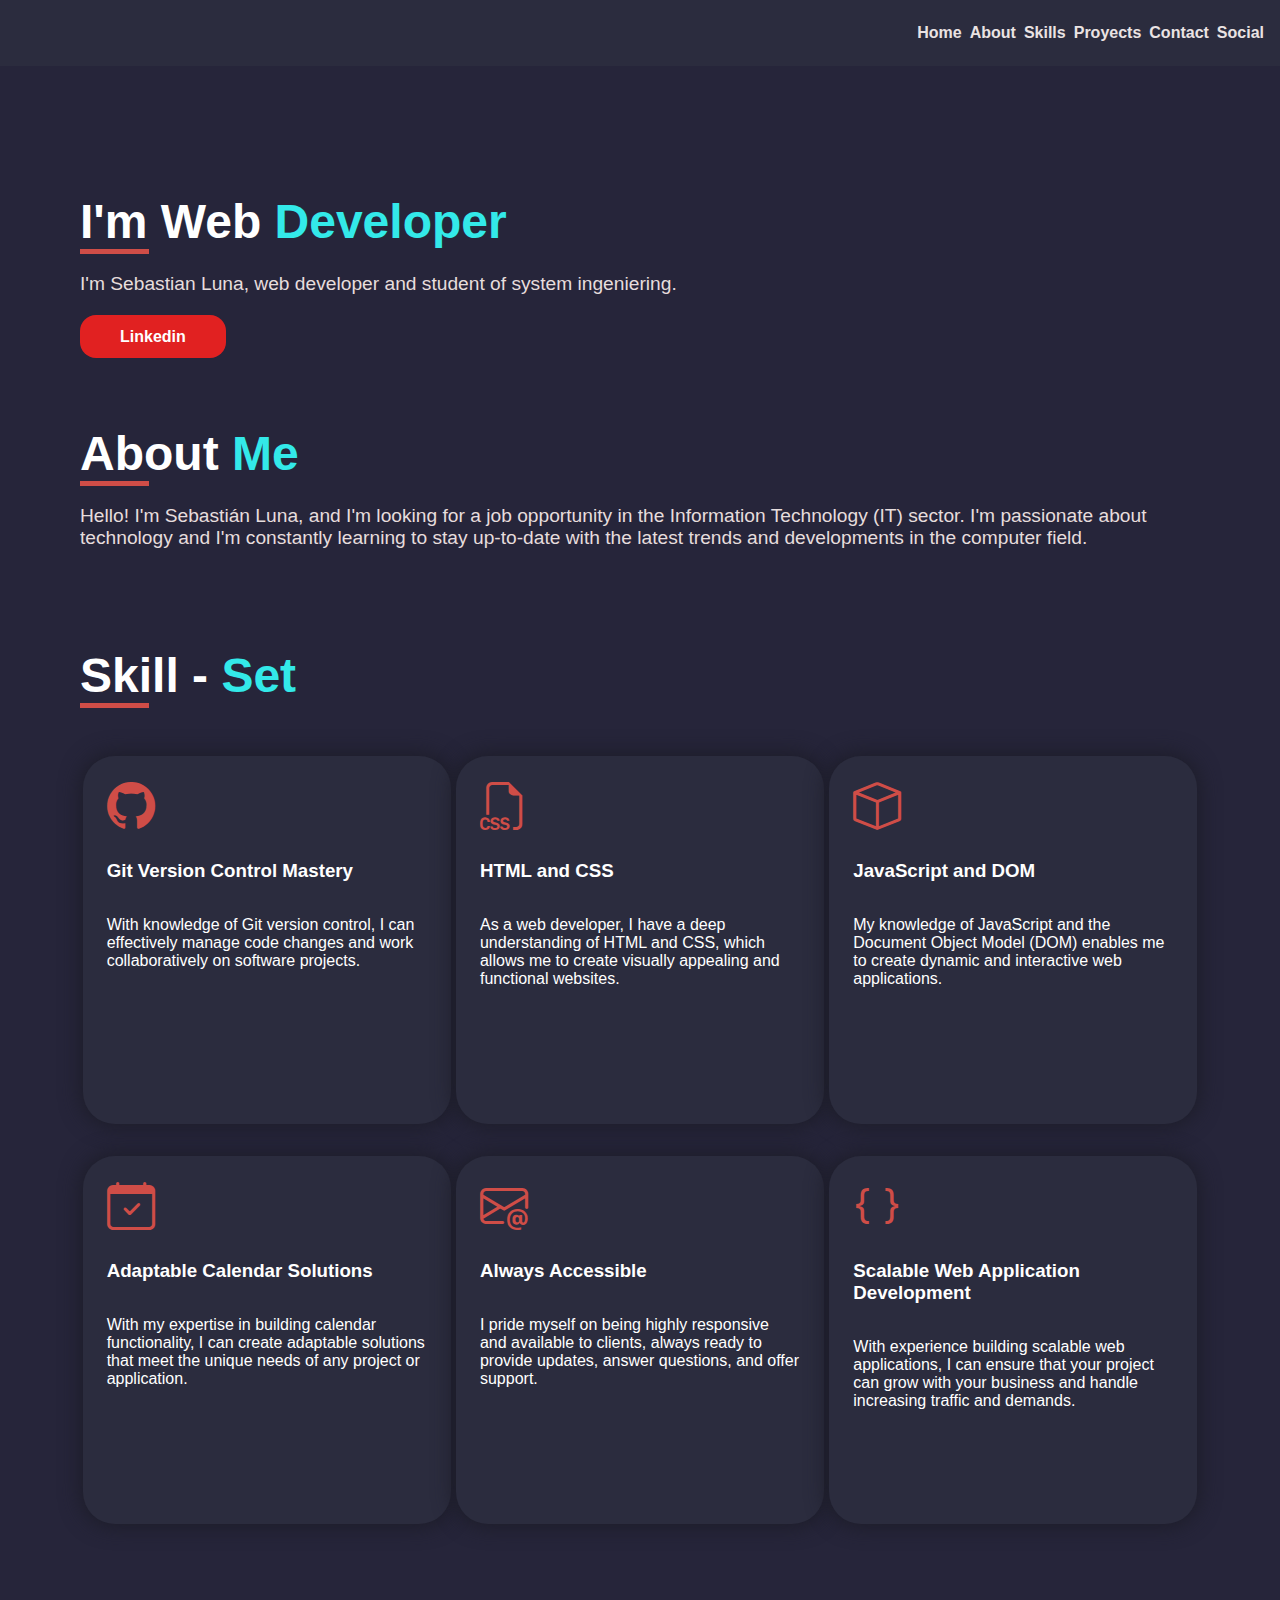
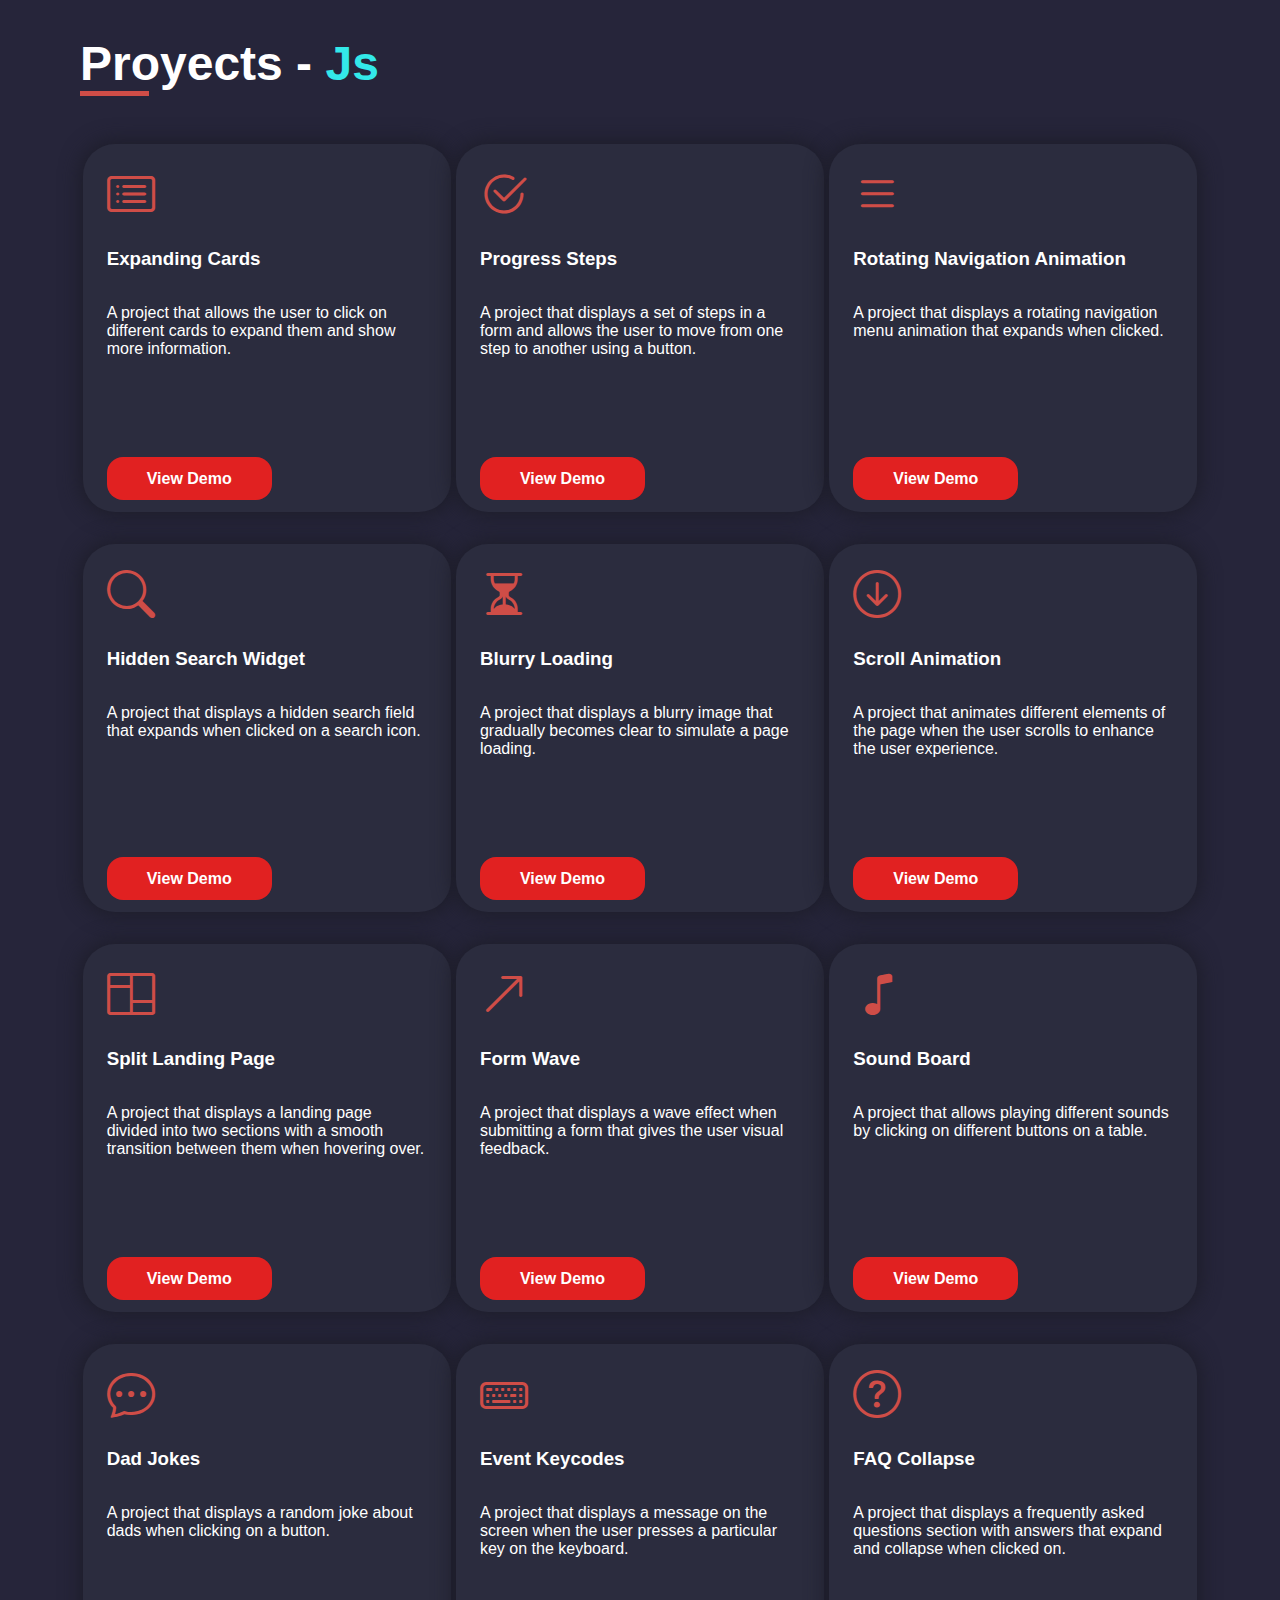
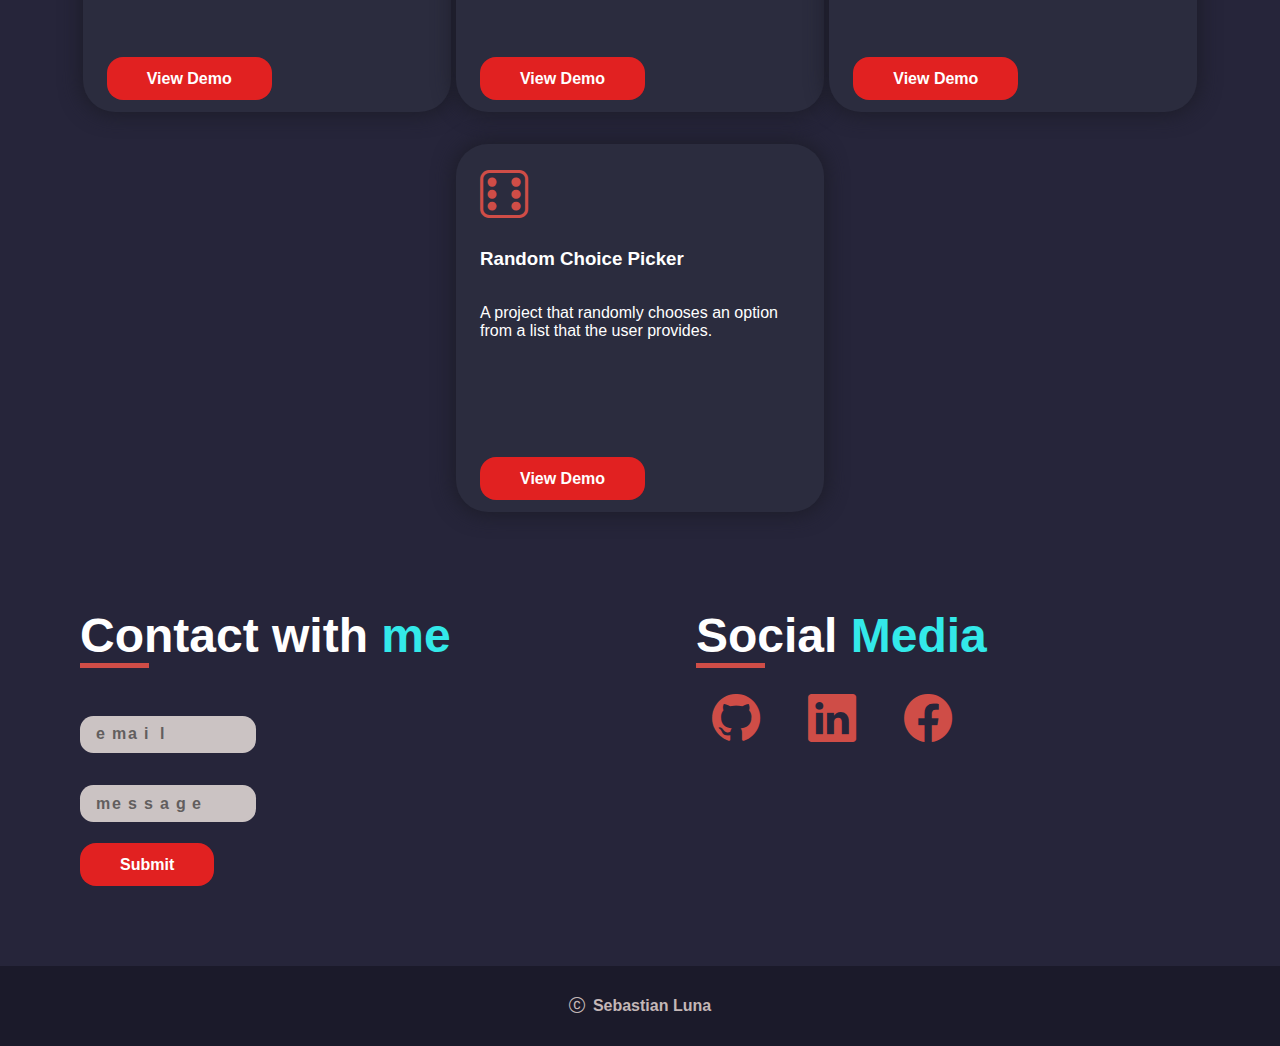
<file: index.html>
<!DOCTYPE html>
<html lang="en">
<head>
    <meta charset="UTF-8">
    <meta http-equiv="X-UA-Compatible" content="IE=edge">
    <meta name="viewport" content="width=device-width, initial-scale=1.0">
    <title>Portfolio Elias Sebastian Luna - Web developer | CSS | HTML | JavaScript | Git - Github</title>
    <meta name="description" content="Portfolio web de Sebastian Luna, el cual incluye sus mini proyectos de javascript, las skills y un form de contacto">
    <meta name="keywords" content="portfolio web, developer, diseño gráfico, desarrollo web, ilustración, HTML, CSS, javascript, web designer">
    <meta name="author" content="Sebastian Luna">
    <meta name="robots" content="index, follow">
    <meta name="google-site-verification" content="tu-código-de-verificación-de-Google">
    <link rel="stylesheet" href="https://cdn.jsdelivr.net/npm/bootstrap-icons@1.10.3/font/bootstrap-icons.css">
    <link rel="stylesheet" href="css/style.css">
</head>
<body>
    <header>
        <nav>
            <ul class="list">
                <li class="list__item"><a href="#" class="nav__link">Home</a><div class="detail--link"></div></li>
                <li class="list__item"><a href="#about" class="nav__link">About</a><div class="detail--link"></div></li>
                <li class="list__item"><a href="#skills" class="nav__link">Skills</a><div class="detail--link"></div></li>
                <li class="list__item"><a href="#proyects" class="nav__link">Proyects</a><div class="detail--link"></div></li>
                <li class="list__item"><a href="#contact" class="nav__link">Contact</a><div class="detail--link"></div></li>
                <li class="list__item"><a href="#social" class="nav__link">Social</a><div class="detail--link"></div></li>
            </ul>
        </nav>
    </header>

    <main>
        
        <section id="home">
            <div class="container">
                <div class="container__header">
                    <h1 class="container__title">
                        I'm Web <span class="span--change">Developer</span>
                    </h1>
                    <div class="container__detail"></div>
                </div>
                <div class="container__body">
                    <p class="container__text">
                        I'm Sebastian Luna, web developer and student of system ingeniering.
                    </p>
                    <div class="container__btn">
                        <a href="https://www.linkedin.com/in/eliassebastianluna/" class="btn" id="linkedin">
                            Linkedin
                        </a>
                    </div>
                </div>

                <div class="emoji">
                <img src="img/ccclaymoji.svg" alt="">
                </div>
            </div>
        </section>

        <section id="about">
            <div class="container--section">
                <div class="container__header">
                    <h1 class="container__title">
                        About <span class="span--change">Me</span>
                    </h1>
                    <div class="container__detail"></div>
                </div>
                <div class="container__body">
                    <p class="container__text">
                        Hello! I'm Sebastián Luna, and I'm looking for a job opportunity in the Information Technology (IT) sector. I'm passionate about technology and I'm constantly learning to stay up-to-date with the latest trends and developments in the computer field.
                    </p>
                </div>
            </div>
        </section>

        <section id="skills">
            <div class="container--section">
                <div class="container__header">
                    <h1 class="container__title">
                        Skill - <span class="span--change">Set</span>
                    </h1>
                    <div class="container__detail"></div>
                </div>
                <div class="container__body">
                    <div class="container__cards">
                        <div class="card">
                            <i class="bi bi-github card__img"></i>
                            <h3 class="card__title">
                                Git Version Control Mastery
                            </h3>
                            <p class="card__text">
                                With knowledge of Git version control, I can effectively manage code changes and work collaboratively on software projects.
                            </p>
                        </div>
                        <div class="card">
                            <i class="bi bi-filetype-css card__img"></i>
                            <h3 class="card__title">
                                HTML and CSS
                            </h3>
                            <p class="card__text">
                                As a web developer, I have a deep understanding of HTML and CSS, which allows me to create visually appealing and functional websites.
                            </p>
                        </div>
                        <div class="card">
                            <i class="bi bi-box card__img"></i>
                            <h3 class="card__title">
                                JavaScript and DOM
                            </h3>
                            <p class="card__text">
                                My knowledge of JavaScript and the Document Object Model (DOM) enables me to create dynamic and interactive web applications.
                            </p>
                        </div>
                        <div class="card">
                            <i class="bi bi-calendar-check card__img"></i>
                            <h3 class="card__title">
                                Adaptable Calendar Solutions
                            </h3>
                            <p class="card__text">
                                With my expertise in building calendar functionality, I can create adaptable solutions that meet the unique needs of any project or application.
                            </p>
                        </div>
                        <div class="card">
                            <i class="bi bi-envelope-at card__img"></i>
                            <h3 class="card__title">
                                Always Accessible
                            </h3>
                            <p class="card__text">
                                I pride myself on being highly responsive and available to clients, always ready to provide updates, answer questions, and offer support.
                            </p>
                        </div>
                        <div class="card">
                            <i class="bi bi-braces card__img"></i>
                            <h3 class="card__title">
                                Scalable Web Application Development
                            </h3>
                            <p class="card__text">
                                With experience building scalable web applications, I can ensure that your project can grow with your business and handle increasing traffic and demands.
                            </p>
                        </div>
                    </div>
                </div>
            </div>
        </section>

        <section id="proyects">
            <div class="container--section">
                <div class="container__header">
                    <h1 class="container__title">
                        Proyects - <span class="span--change">Js</span>
                    </h1>
                    <div class="container__detail"></div>
                </div>
                <div class="container__body">
                    <div class="container__cards">
                        <div class="card">
                            <i class="bi bi-card-list card__img"></i>
                            <h3 class="card__title">
                                Expanding Cards
                            </h3>
                            <p class="card__text">
                                A project that allows the user to click on different cards to expand them and show more information.
                            </p>
                            <div class="container--btn">
                                <a href="/expanding-cards/index.html" class="btn">View Demo</a>
                            </div>
                        </div>
                        <div class="card">
                            <i class="bi bi-check2-circle card__img"></i>
                            <h3 class="card__title">
                                Progress Steps
                            </h3>
                            <p class="card__text">
                                A project that displays a set of steps in a form and allows the user to move from one step to another using a button.
                            </p>
                            <div class="container--btn">
                                <a href="/progress-steps/index.html" class="btn">View Demo</a>
                            </div>
                        </div>
                        <div class="card">
                            <i class="bi bi-list card__img"></i>
                            <h3 class="card__title">
                                Rotating Navigation Animation
                            </h3>
                            <p class="card__text">
                                A project that displays a rotating navigation menu animation that expands when clicked.
                            </p>
                            <div class="container--btn">
                                <a href="/rotating-navigation-animation/index.html" class="btn">View Demo</a>
                            </div>
                        </div>
                        <div class="card">
                            <i class="bi bi-search card__img"></i>
                            <h3 class="card__title">
                                Hidden Search Widget
                            </h3>
                            <p class="card__text">
                                A project that displays a hidden search field that expands when clicked on a search icon.
                            </p>
                            <div class="container--btn">
                                <a href="/hidden-search-widget/index.html" class="btn">View Demo</a>
                            </div>
                        </div>
                        <div class="card">
                            <i class="bi bi-hourglass-split card__img"></i>
                            <h3 class="card__title">
                                Blurry Loading
                            </h3>
                            <p class="card__text">
                                A project that displays a blurry image that gradually becomes clear to simulate a page loading.
                            </p>
                            <div class="container--btn">
                                <a href="/blurry-loading/index.html" class="btn">View Demo</a>
                            </div>
                        </div>
                        <div class="card">
                            <i class="bi bi-arrow-down-circle card__img"></i>
                            <h3 class="card__title">
                                Scroll Animation
                            </h3>
                            <p class="card__text">
                                A project that animates different elements of the page when the user scrolls to enhance the user experience.
                            </p>
                            <div class="container--btn">
                                <a href="/scroll-animation/index.html" class="btn">View Demo</a>
                            </div>
                        </div>
                        <div class="card">
                            <i class="bi bi-columns card__img"></i>
                            <h3 class="card__title">
                                Split Landing Page
                            </h3>
                            <p class="card__text">
                                A project that displays a landing page divided into two sections with a smooth transition between them when hovering over.
                            </p>
                            <div class="container--btn">
                                <a href="/split-landing-page/index.html" class="btn">View Demo</a>
                            </div>
                        </div>
                        <div class="card">
                            <i class="bi bi-arrow-up-right card__img"></i>
                            <h3 class="card__title">
                                Form Wave
                            </h3>
                            <p class="card__text">
                                A project that displays a wave effect when submitting a form that gives the user visual feedback.
                            </p>
                            <div class="container--btn">
                                <a href="/form-wave/index.html" class="btn">View Demo</a>
                            </div>
                        </div>
                        <div class="card">
                            <i class="bi bi-music-note card__img"></i>
                            <h3 class="card__title">
                                Sound Board
                            </h3>
                            <p class="card__text">
                                A project that allows playing different sounds by clicking on different buttons on a table.
                            </p>
                            <div class="container--btn">
                                <a href="/sound-board/index.html" class="btn">View Demo</a>
                            </div>
                        </div>
                        <div class="card">
                            <i class="bi bi-chat-dots card__img"></i>
                            <h3 class="card__title">
                                Dad Jokes
                            </h3>
                            <p class="card__text">
                                A project that displays a random joke about dads when clicking on a button.
                            </p>
                            <div class="container--btn">
                                <a href="/dad-jokes/index.html" class="btn">View Demo</a>
                            </div>
                        </div>
                        <div class="card">
                            <i class="bi bi-keyboard card__img"></i>
                            <h3 class="card__title">
                                Event Keycodes
                            </h3>
                            <p class="card__text">
                                A project that displays a message on the screen when the user presses a particular key on the keyboard.
                            </p>
                            <div class="container--btn">
                                <a href="/event-keycodes/index.html" class="btn">View Demo</a>
                            </div>
                        </div>
                        <div class="card">
                            <i class="bi bi-question-circle card__img"></i>
                            <h3 class="card__title">
                                FAQ Collapse
                            </h3>
                            <p class="card__text">
                                A project that displays a frequently asked questions section with answers that expand and collapse when clicked on.
                            </p>
                            <div class="container--btn">
                                <a href="/faq-collapse/index.html" class="btn">View Demo</a>
                            </div>
                        </div>
                        <div class="card">
                            <i class="bi bi-dice-6 card__img"></i>
                            <h3 class="card__title">
                                Random Choice Picker
                            </h3>
                            <p class="card__text">
                                A project that randomly chooses an option from a list that the user provides.
                            </p>
                            <div class="container--btn">
                                <a href="/random-choice-picker/index.html" class="btn">View Demo</a>
                            </div>
                        </div>
                    </div>
                </div>
            </div>
        </section>

        <section id="contact">
            <div class="container container--contact">
                <div class="container__header">
                    <h1 class="container__title">
                        Contact with <span class="span--change">me</span>
                    </h1>
                    <div class="container__detail"></div>
                </div>
                <div class="container__body">
                    <form action="post" class="container__form">
                        <div class="email">
                            <p class="wave--email"></p>
                            <input class="input__form input" type="email" name="email" id="email">
                        </div>
                        <div class="text">
                            <p class="wave--msg"></p>
                            <input class="input__form input" type="text" rows="4" name="text" id="text">
                        </div>
                        <input class="input__btn" type="submit" value="Submit">
                    </form>
                </div>
            </div>

            <section id="social">
                <div class="container">
                    <div class="container__header">
                        <h1 class="container__title">
                            Social <span class="span--change">Media</span>
                        </h1>
                        <div class="container__detail"></div>
                    </div>
                    <div class="container__body">
                        <div class="social--links">
                        <a href="https://github.com/Stresadiz" class="social--link"><i class="bi bi-github icon--link"></i></a>
                        <a href="https://www.linkedin.com/in/eliassebastianluna/" class="social--link"><i class="bi bi-linkedin icon--link"></i></a>
                        <a href="https://www.facebook.com/elias.luna.77312/" class="social--link"><i class="bi bi-facebook icon--link"></i>
                        </a>
                    </div>
                    </div>
                </div>
            </section>
        </section>
    </main>

    <footer>
        <i class="bi bi-c-circle"></i><h4>Sebastian Luna</h4>
    </footer>

    <script src="script.js"></script>
</body>
</html>
</file>
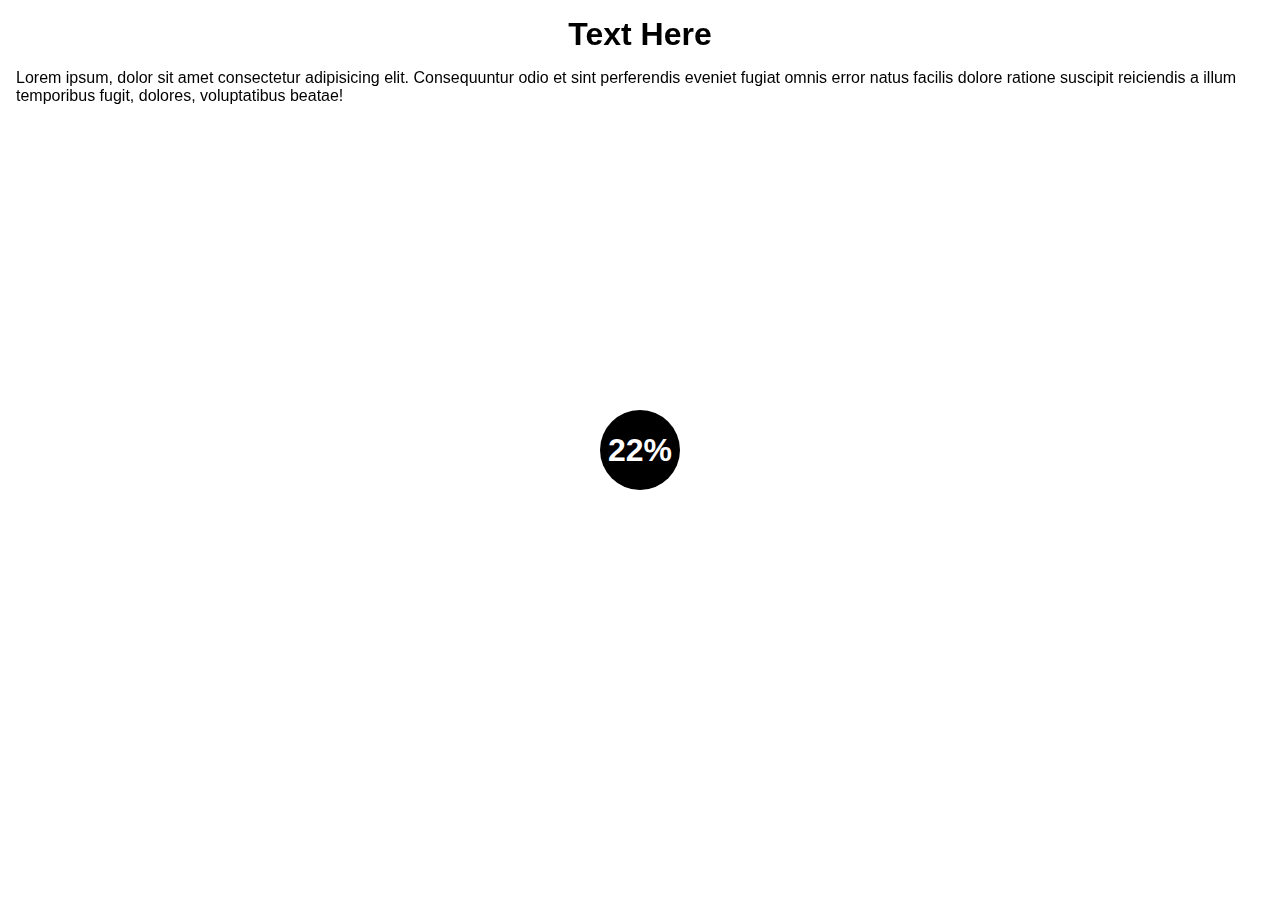
<file: blurry-loading/index.html>
<!DOCTYPE html>
<html lang="en">
<head>
    <meta charset="UTF-8">
    <meta http-equiv="X-UA-Compatible" content="IE=edge">
    <meta name="viewport" content="width=device-width, initial-scale=1.0">
    <title>Blurry Loading Animation</title>
    <link rel="stylesheet" href="style.css">
</head>
<body>
    <div class="container">
        <h1>Text Here</h1>
        <p>Lorem ipsum, dolor sit amet consectetur adipisicing elit. Consequuntur odio et sint perferendis eveniet fugiat omnis error natus facilis dolore ratione suscipit reiciendis a illum temporibus fugit, dolores, voluptatibus beatae!</p>
    </div>

    <div class="loader">
        <h1>0%</h1>
    </div>

    <script src="/blurry-loading/script.js"></script>
</body>
</html>
</file>
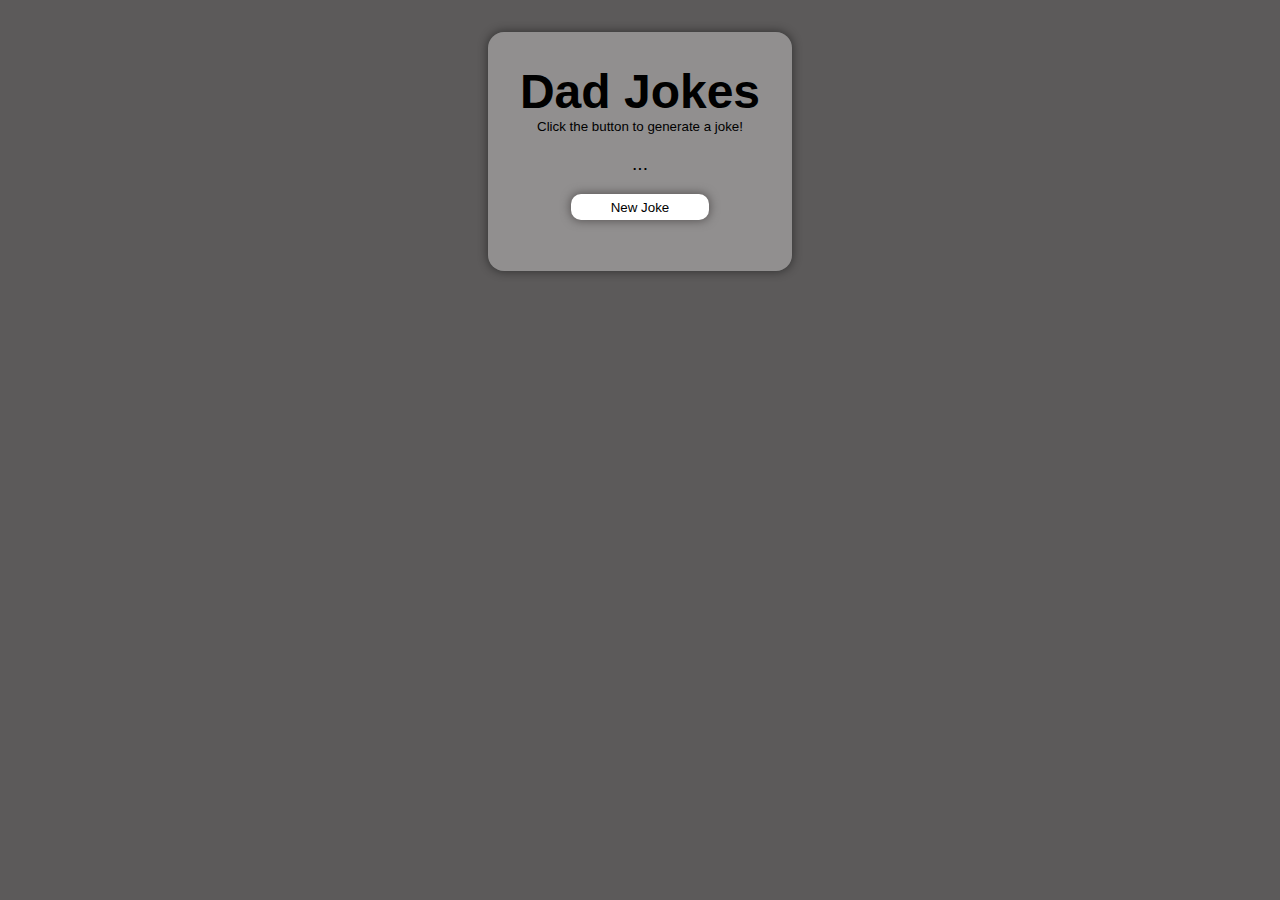
<file: dad-jokes/index.html>
<!DOCTYPE html>
<html lang="en">
<head>
    <meta charset="UTF-8">
    <meta http-equiv="X-UA-Compatible" content="IE=edge">
    <meta name="viewport" content="width=device-width, initial-scale=1.0">
    <title>Dad Jokes</title>
    <link rel="stylesheet" href="style.css">
</head>
<body>
    <div class="container">
        <div class="card">
            <div class="card__header">
                <h1 class="card__title">
                    Dad Jokes
                </h1>
                <p class="card__subtitle">
                    Click the button to generate a joke!
                </p>
            </div>
            <div class="card__body">
                <p class="card__text">
                    ...
                </p>
                <div class="card__btn">
                    <button class="btn">
                        New Joke
                    </button>
                </div>
            </div>
        </div>
    </div>
    <script src="script.js"></script>
</body>
</html>
</file>
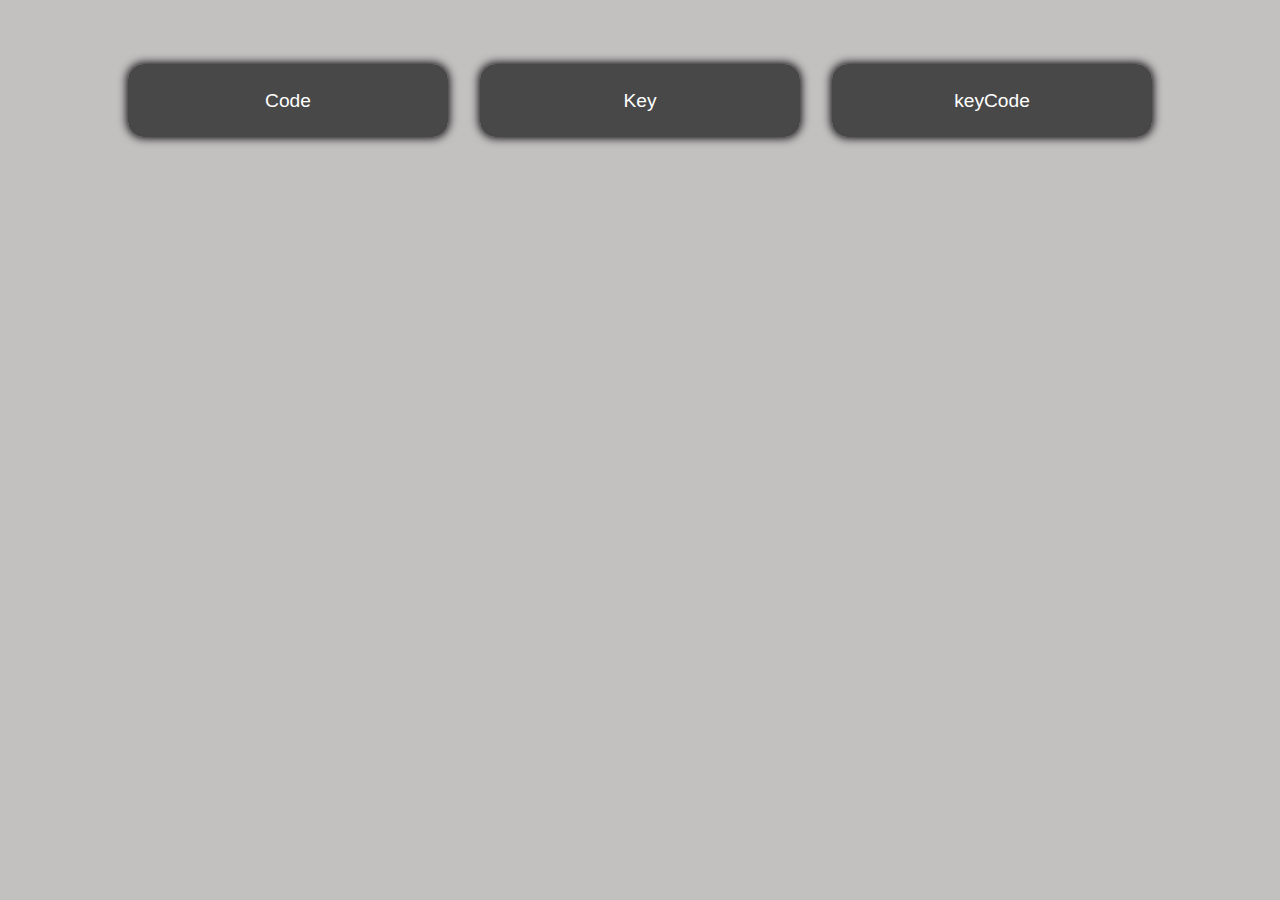
<file: event-keycodes/index.html>
<!DOCTYPE html>
<html lang="en">
<head>
    <meta charset="UTF-8">
    <meta http-equiv="X-UA-Compatible" content="IE=edge">
    <meta name="viewport" content="width=device-width, initial-scale=1.0">
    <title>Event Keycodes</title>
    <link rel="stylesheet" href="style.css">
</head>
<body>
    <div class="container">
        <div class="card">
            <p class="card__title">
                Code
            </p>
            <p class="keycode__card">

            </p>
        </div>
        <div class="card">
            <p class="card__title">
                Key
            </p>
            <p class="keycode__card">
                
            </p>
        </div>
        <div class="card">
            <p class="card__title">
                keyCode
            </p>
            <p class="keycode__card">
                
            </p>
        </div>
    </div>

    <script src="script.js"></script>
</body>
</html>
</file>
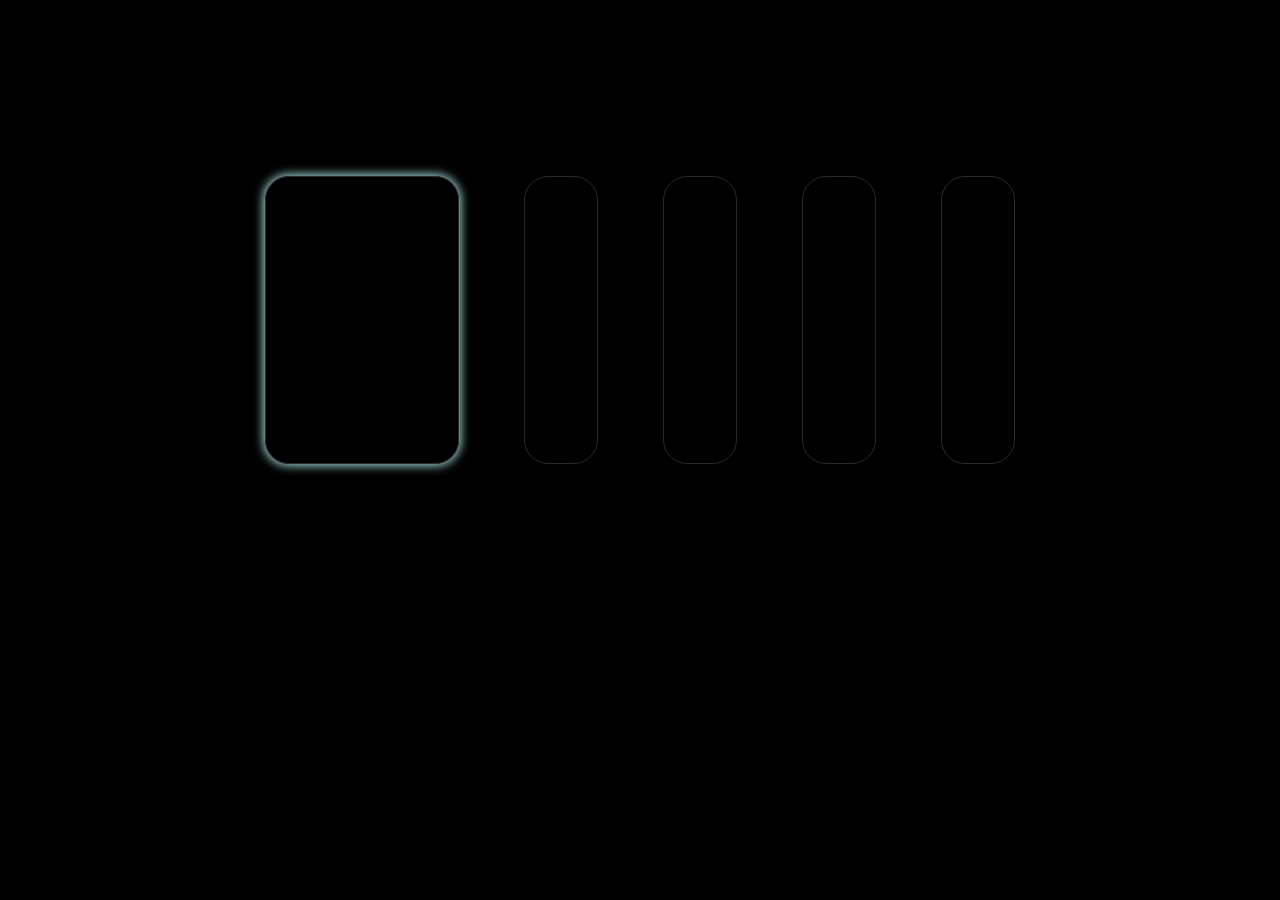
<file: expanding-cards/index.html>
<!DOCTYPE html>
<html lang="en">
<head>
    <meta charset="UTF-8">
    <meta http-equiv="X-UA-Compatible" content="IE=edge">
    <meta name="viewport" content="width=device-width, initial-scale=1.0">
    <title>Expanding Cards</title>
    <link rel="stylesheet" href="/expanding-cards/style.css">
</head>
<body>
    <div class="container">
        <div class="card card--big"></div>
        <div class="card"></div>
        <div class="card"></div>
        <div class="card"></div>
        <div class="card"></div>
    </div>

    <script src="/expanding-cards/script.js"></script>
</body>
</html>
</file>
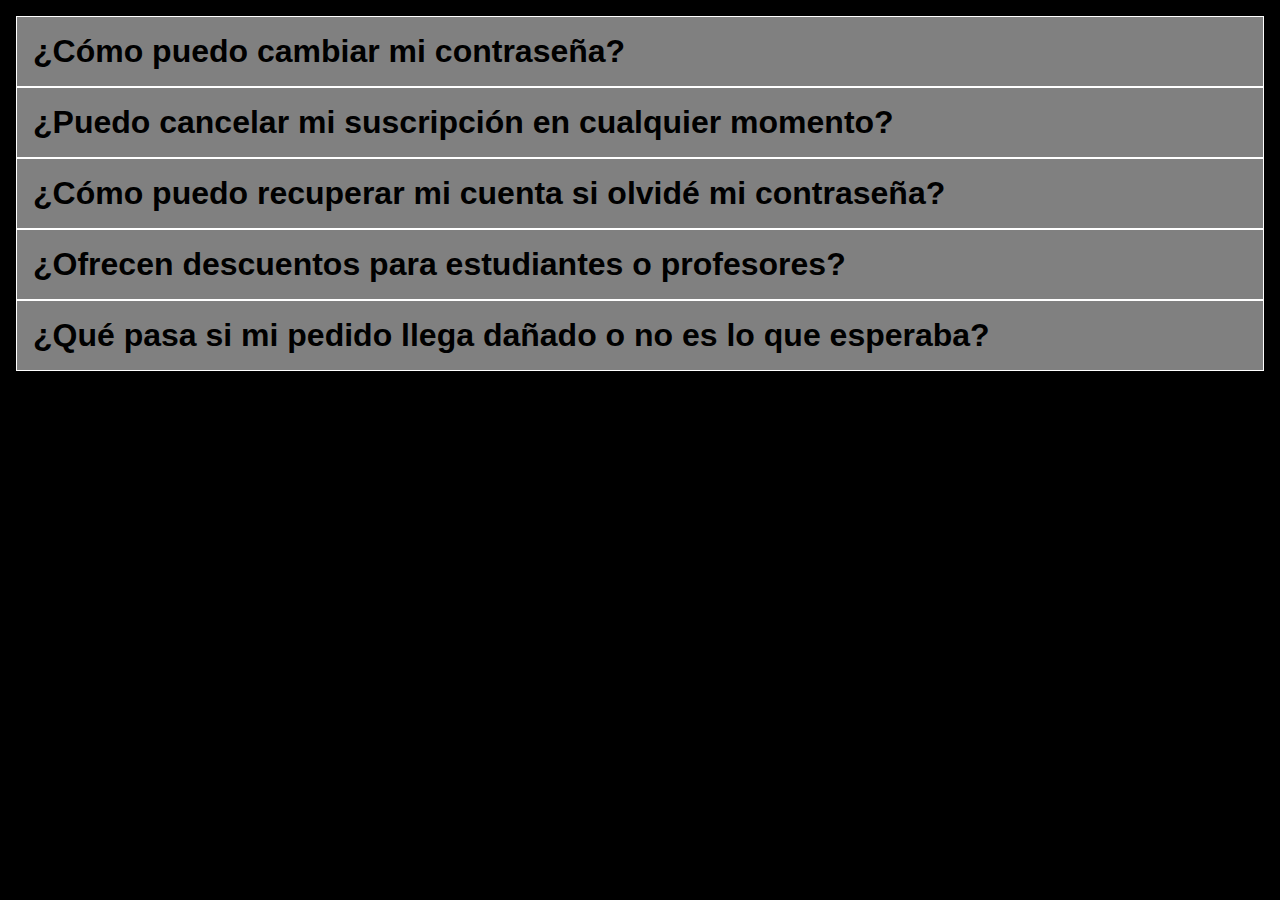
<file: faq-collapse/index.html>
<!DOCTYPE html>
<html lang="en">
<head>
    <meta charset="UTF-8">
    <meta http-equiv="X-UA-Compatible" content="IE=edge">
    <meta name="viewport" content="width=device-width, initial-scale=1.0">
    <title>Faq Collapse</title>
    <link rel="stylesheet" href="style.css">
</head>
<body>
    <div class="container">
        <div class="section">
            <div class="faq__title">
                <h1 class="title">
                    ¿Cómo puedo cambiar mi contraseña?
                </h1>
            </div>
            <div class="faq__response">
                <p class="response">
                    Para cambiar tu contraseña, inicia sesión en tu cuenta y dirígete a la sección de configuración de tu perfil. Desde allí, podrás cambiar tu contraseña ingresando tu contraseña actual y luego ingresando y confirmando la nueva contraseña que deseas utilizar.
                </p>
            </div>
        </div>
        <div class="section">
            <div class="faq__title">
                <h1 class="title">
                    ¿Puedo cancelar mi suscripción en cualquier momento?
                </h1>
            </div>
            <div class="faq__response">
                <p class="response">
                    Sí, puedes cancelar tu suscripción en cualquier momento. Simplemente dirígete a la sección de configuración de tu cuenta y busca la opción de cancelar suscripción. Ten en cuenta que es posible que se te cobre una tarifa de cancelación si cancelas antes de que finalice el período de suscripción actual.
                </p>
            </div>
        </div>
        <div class="section">
            <div class="faq__title">
                <h1 class="title">
                    ¿Cómo puedo recuperar mi cuenta si olvidé mi contraseña?
                </h1>
            </div>
            <div class="faq__response">
                <p class="response">
                    Si olvidaste tu contraseña, puedes restablecerla utilizando la opción de "Olvidé mi contraseña" en la página de inicio de sesión. Se te enviará un correo electrónico con instrucciones para restablecer tu contraseña. Si no recibes el correo electrónico, verifica tu carpeta de correo no deseado o comunícate con nuestro equipo de soporte
                </p>
            </div>
        </div>
        <div class="section">
            <div class="faq__title">
                <h1 class="title">
                    ¿Ofrecen descuentos para estudiantes o profesores?
                </h1>
            </div>
            <div class="faq__response">
                <p class="response">
                    Sí, ofrecemos descuentos para estudiantes y profesores con una identificación válida. Simplemente envíanos una copia de tu identificación y te proporcionaremos un código de descuento para utilizar en tu compra.
                </p>
            </div>
        </div>
        <div class="section">
            <div class="faq__title">
                <h1 class="title">
                    ¿Qué pasa si mi pedido llega dañado o no es lo que esperaba?
                </h1>
            </div>
            <div class="faq__response">
                <p class="response">
                    Si tu pedido llega dañado o no es lo que esperabas, comunícate con nuestro equipo de soporte lo antes posible. Te proporcionaremos instrucciones para devolver o reemplazar el producto. Dependiendo de las circunstancias, es posible que se te proporcione un reembolso completo o parcial.
                </p>
            </div>
        </div>
    </div>
    <script src="script.js"></script>
</body>
</html>
</file>
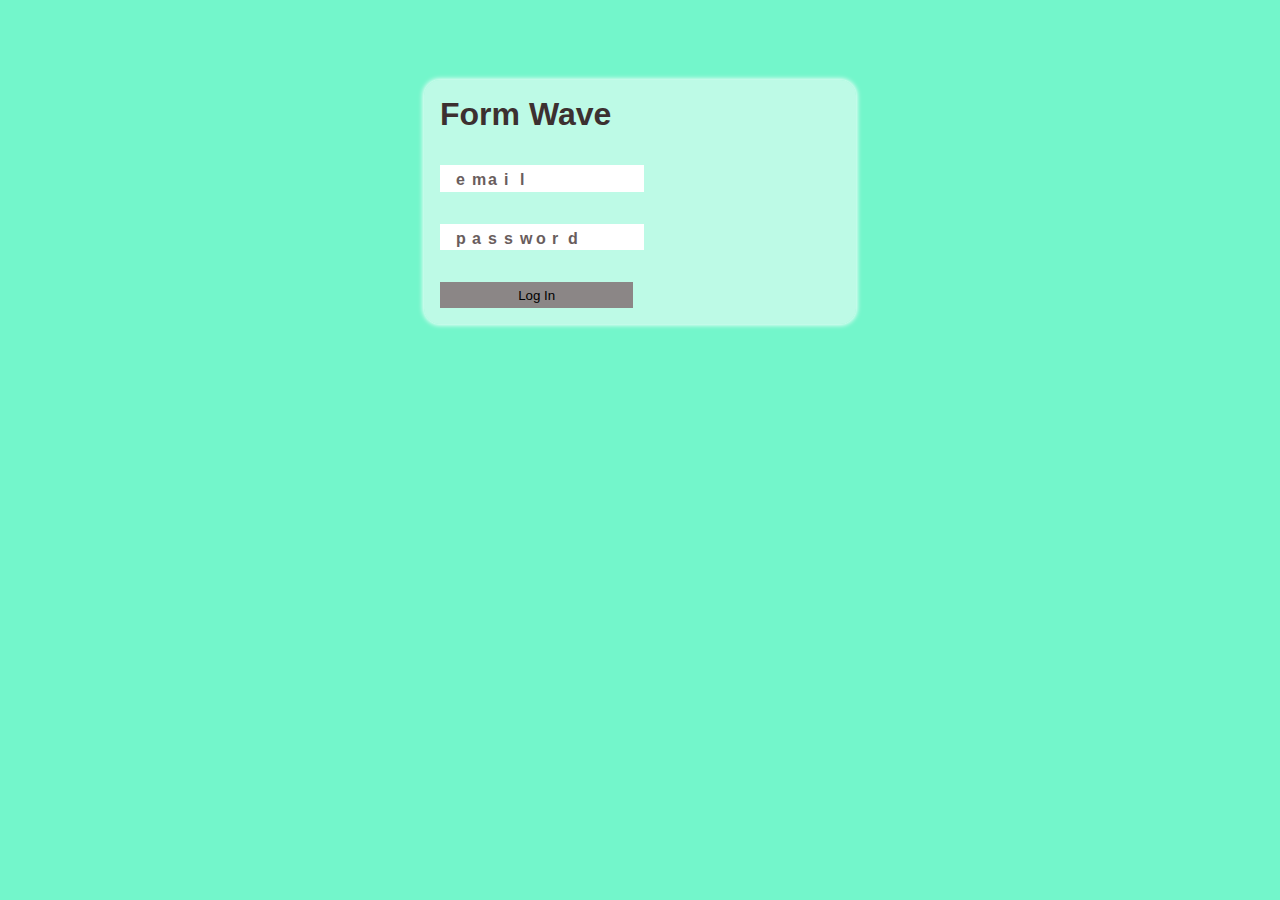
<file: form-wave/index.html>
<!DOCTYPE html>
<html lang="en">
<head>
    <meta charset="UTF-8">
    <meta http-equiv="X-UA-Compatible" content="IE=edge">
    <meta name="viewport" content="width=device-width, initial-scale=1.0">
    <title>Form Wave</title>
    <link rel="stylesheet" href="style.css">
</head>
<body>
    <div class="container">
        <form action="post" class="form">
        <h1 class="form__title">
            Form Wave
        </h1>
        <div class="email">
            <p class="wave--email">
                
            </p>
            <input type="email" name="email" id="email" class="input">    
        </div>
        <div class="pass">
            <p class="wave--password">
                
            </p>
            <input type="password" name="password" id="password" class="input">
        </div>

        <input type="button" value="Log In" class="btn">
        </form>
    </div>

    <script src="script.js"></script>
</body>
</html>
</file>
<file: hidden-search-widget/index.html>
<!DOCTYPE html>
<html lang="en">
<head>
    <meta charset="UTF-8">
    <meta http-equiv="X-UA-Compatible" content="IE=edge">
    <meta name="viewport" content="width=device-width, initial-scale=1.0">
    <title>Hidden Search Widget</title>
    <link rel="stylesheet" href="style.css">
    <link rel="stylesheet" href="https://cdn.jsdelivr.net/npm/bootstrap-icons@1.10.3/font/bootstrap-icons.css">
</head>
<body>
    <div class="container">
        <div class="widget">
            <div class="btn">
                <i class="bi bi-search icon"></i>
            </div>
                <input type="search" name="search" class="search" placeholder="Search">
        </div>
    </div>

    <script src="script.js"></script>
</body>
</html>
</file>
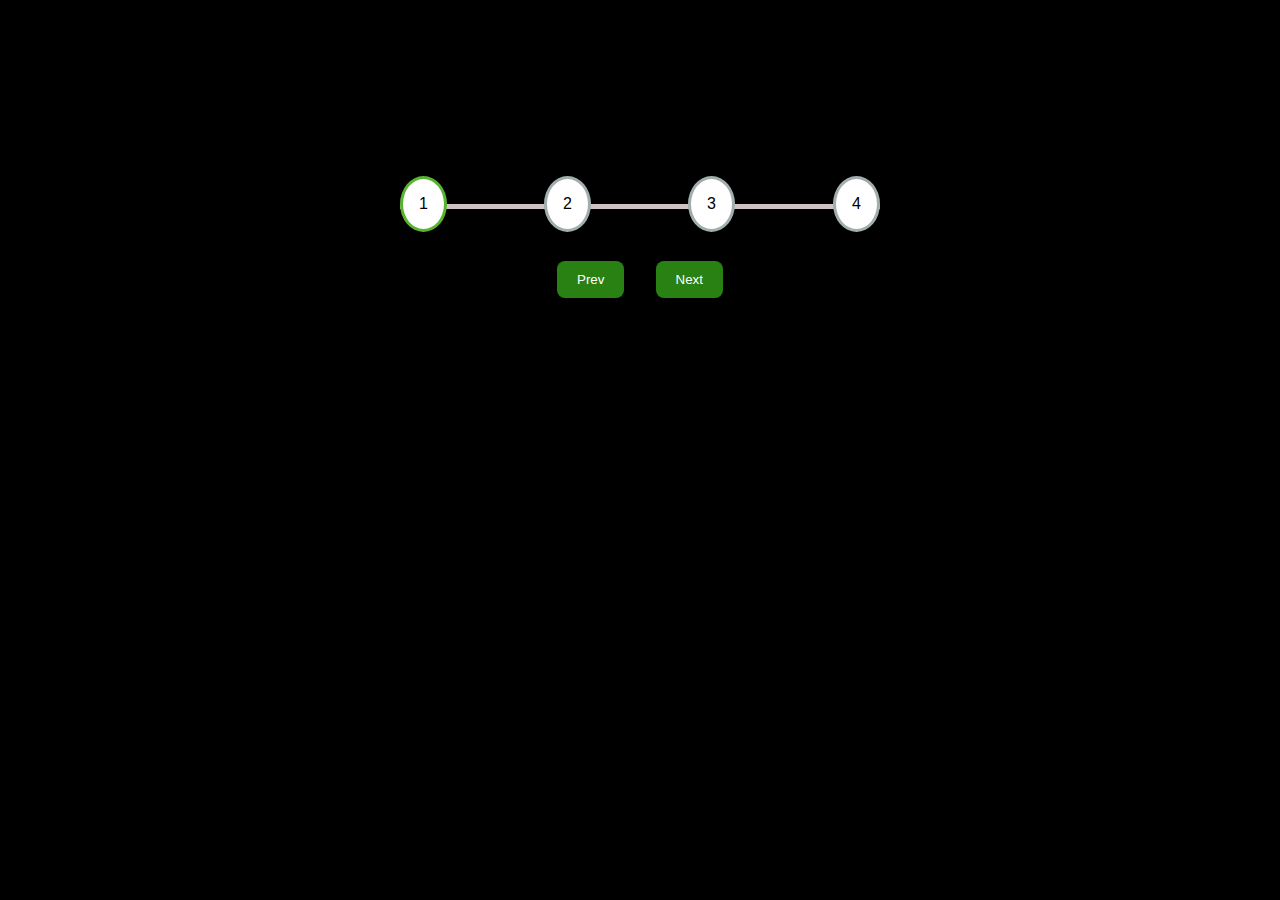
<file: progress-steps/index.html>
<!DOCTYPE html>
<html lang="en">
<head>
    <meta charset="UTF-8">
    <meta http-equiv="X-UA-Compatible" content="IE=edge">
    <meta name="viewport" content="width=device-width, initial-scale=1.0">
    <title>Progress Steps</title>
    <link rel="stylesheet" href="/progress-steps/style.css">
</head>
<body>
    <div class="container">
        <div class="progress-bar">
            <ul class="bar">
                <li class="icon icon--active">1</li>
                <li class="icon">2</li>
                <li class="icon">3</li>
                <li class="icon">4</li>
                <div class="progress"></div>
                <div class="progress--active"></div>
            </ul>   
        </div>
        <div class="buttons">
            <button class="btn prev">
                Prev
            </button>
            <button class="btn next">
                Next
            </button>
        </div>
    </div>

    <script src="script.js"></script>
</body>
</html>
</file>
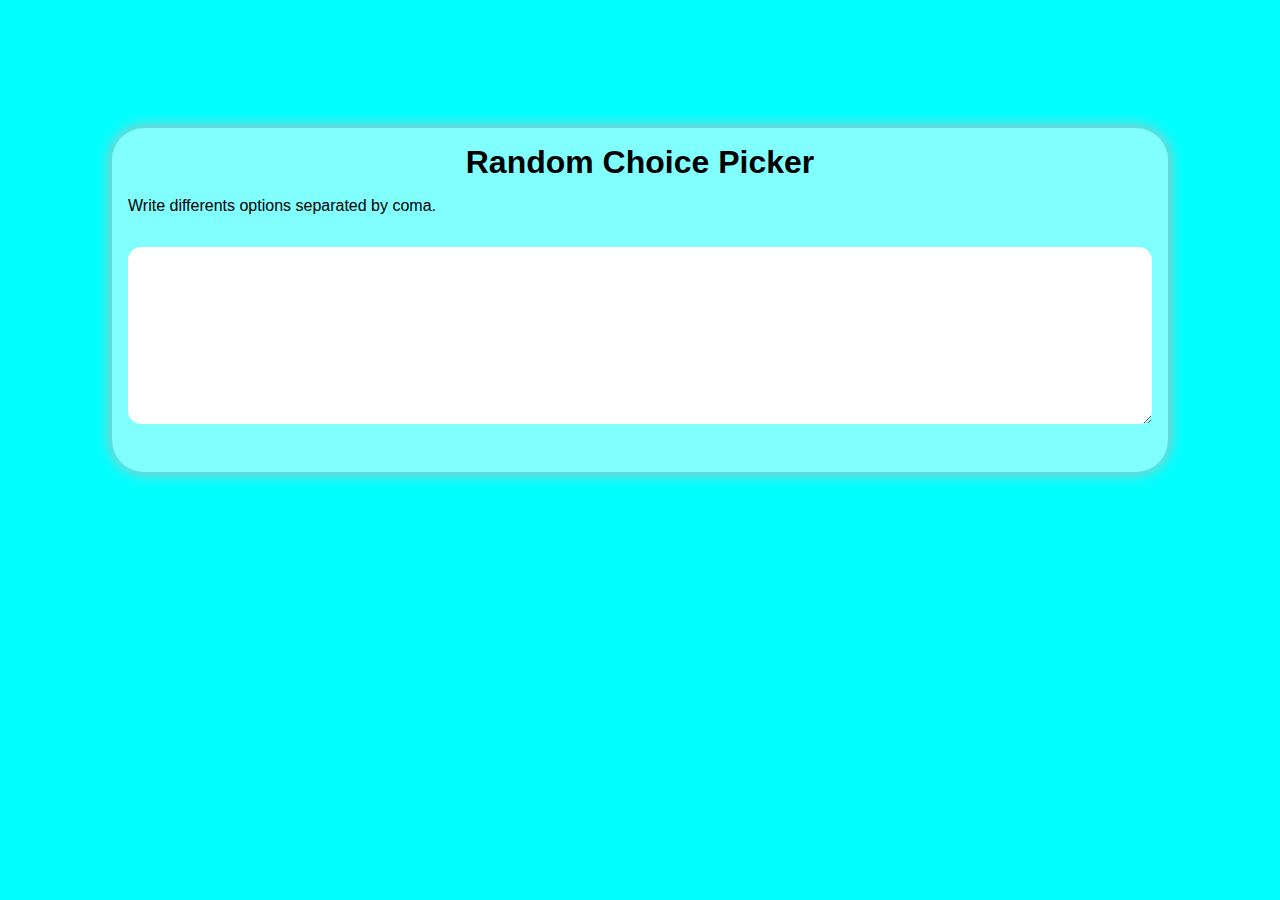
<file: random-choice-picker/index.html>
<!DOCTYPE html>
<html lang="en">
<head>
    <meta charset="UTF-8">
    <meta http-equiv="X-UA-Compatible" content="IE=edge">
    <meta name="viewport" content="width=device-width, initial-scale=1.0">
    <title>Random Choice Picker</title>
    <link rel="stylesheet" href="style.css">
</head>
<body>
    <div class="container">
        <div class="card">
            <div class="card__header">
                <h1 class="card__title">
                    Random Choice Picker
                </h1>
                <p class="card__subtitle">
                    Write differents options separated by coma.
                </p>
            </div>
            <div class="card__body">
                <textarea name="textbox" id="textbox" cols="50" rows="10"></textarea>
                <div class="options">
                </div>
            </div>
        </div>
    </div>


    <script src="script.js"></script>
</body>
</html>
</file>
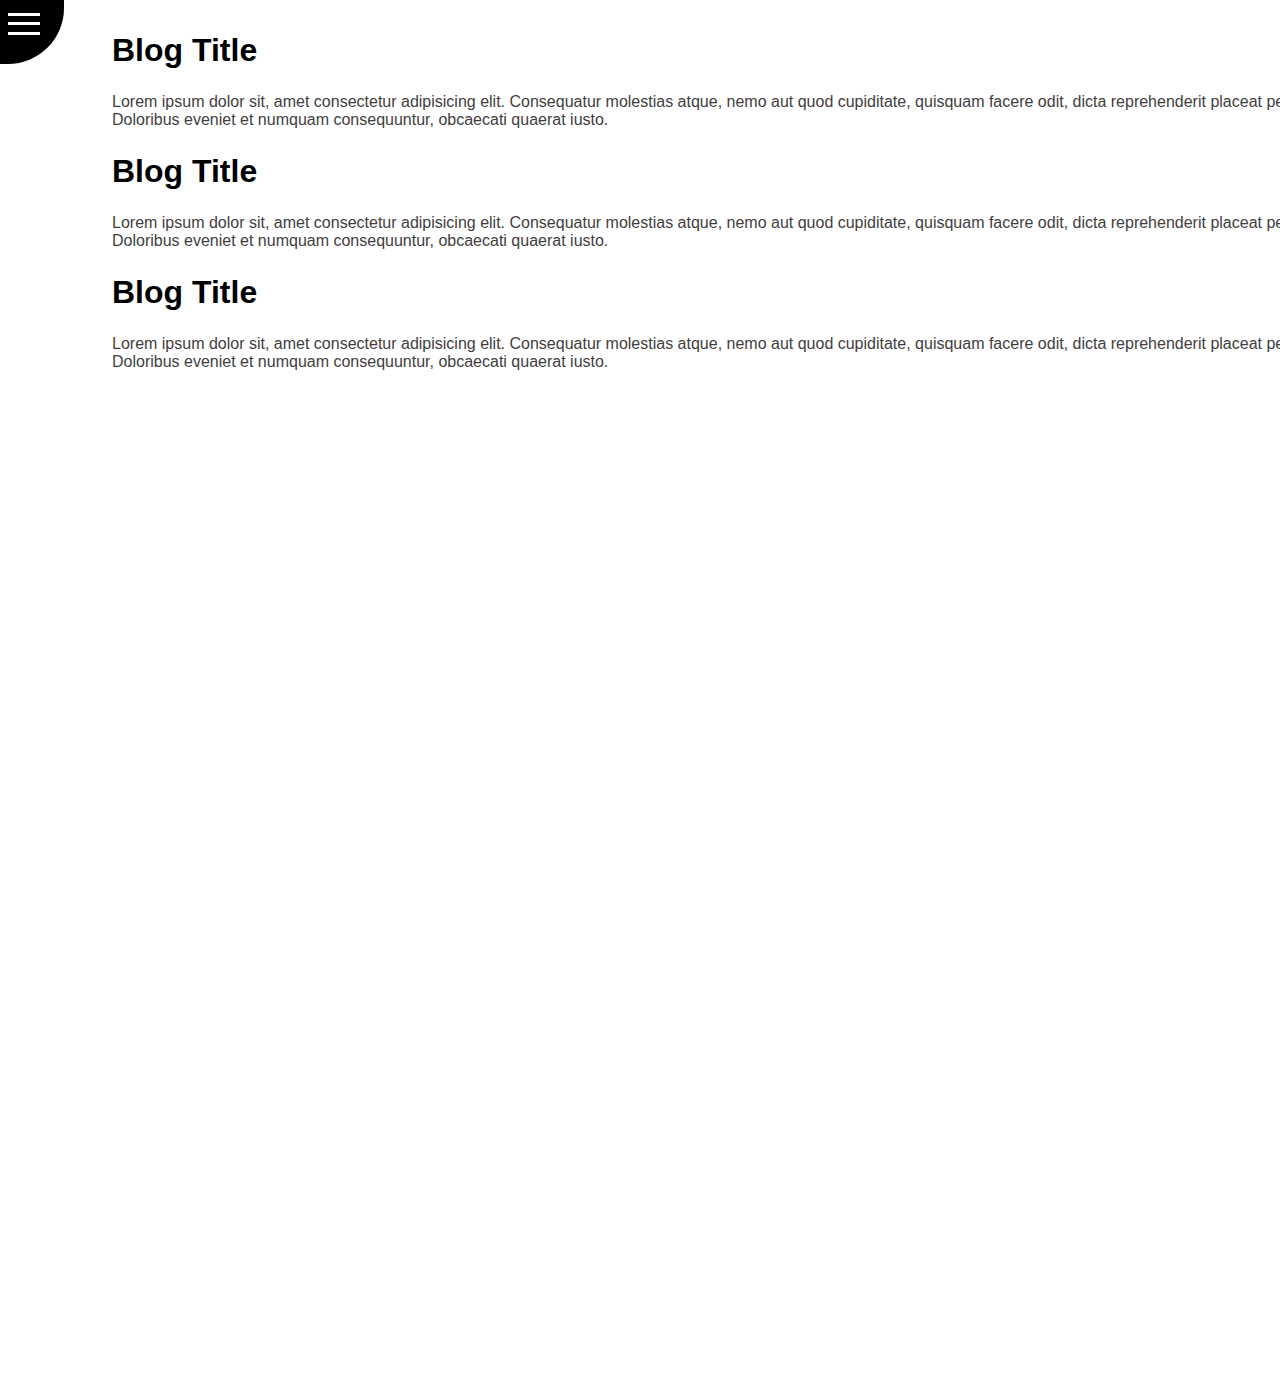
<file: rotating-navigation-animation/index.html>
<!DOCTYPE html>
<html lang="en">
<head>
    <meta charset="UTF-8">
    <meta http-equiv="X-UA-Compatible" content="IE=edge">
    <meta name="viewport" content="width=device-width, initial-scale=1.0">
    <title>Rotating Navigation Animation</title>
    <link rel="stylesheet" href="style.css">
</head>
<body>
    <div class="container">
        <div class="blog">
            <div class="blog__header">
                <h1 class="title">
                    Blog Title
                </h1>
            </div>
            <div class="blog__body">
                <p class="text">
                    Lorem ipsum dolor sit, amet consectetur adipisicing elit. Consequatur molestias atque, nemo aut quod cupiditate, quisquam facere odit, dicta reprehenderit placeat perferendis. Doloribus eveniet et numquam consequuntur, obcaecati quaerat iusto.
                </p>
            </div>
            <div class="blog__header">
                <h1 class="title">
                    Blog Title
                </h1>
            </div>
            <div class="blog__body">
                <p class="text">
                    Lorem ipsum dolor sit, amet consectetur adipisicing elit. Consequatur molestias atque, nemo aut quod cupiditate, quisquam facere odit, dicta reprehenderit placeat perferendis. Doloribus eveniet et numquam consequuntur, obcaecati quaerat iusto.
                </p>
            </div>
            <div class="blog__header">
                <h1 class="title">
                    Blog Title
                </h1>
            </div>
            <div class="blog__body">
                <p class="text">
                    Lorem ipsum dolor sit, amet consectetur adipisicing elit. Consequatur molestias atque, nemo aut quod cupiditate, quisquam facere odit, dicta reprehenderit placeat perferendis. Doloribus eveniet et numquam consequuntur, obcaecati quaerat iusto.
                </p>
            </div>
        </div>
    </div>
    <div class="menu">
        <div class="lines">
            <div class="line"></div>
            <div class="line"></div>
            <div class="line"></div>
        </div>
    </div>

    <nav>
        <ul class="nav--links">
            <a href="#" class="link">link</a>
            <a href="#" class="link">link</a>
            <a href="#" class="link">link</a>
            <a href="#" class="link">link</a>
        </ul>
    </nav>
    <script src="script.js"></script>
</body>
</html>
</file>
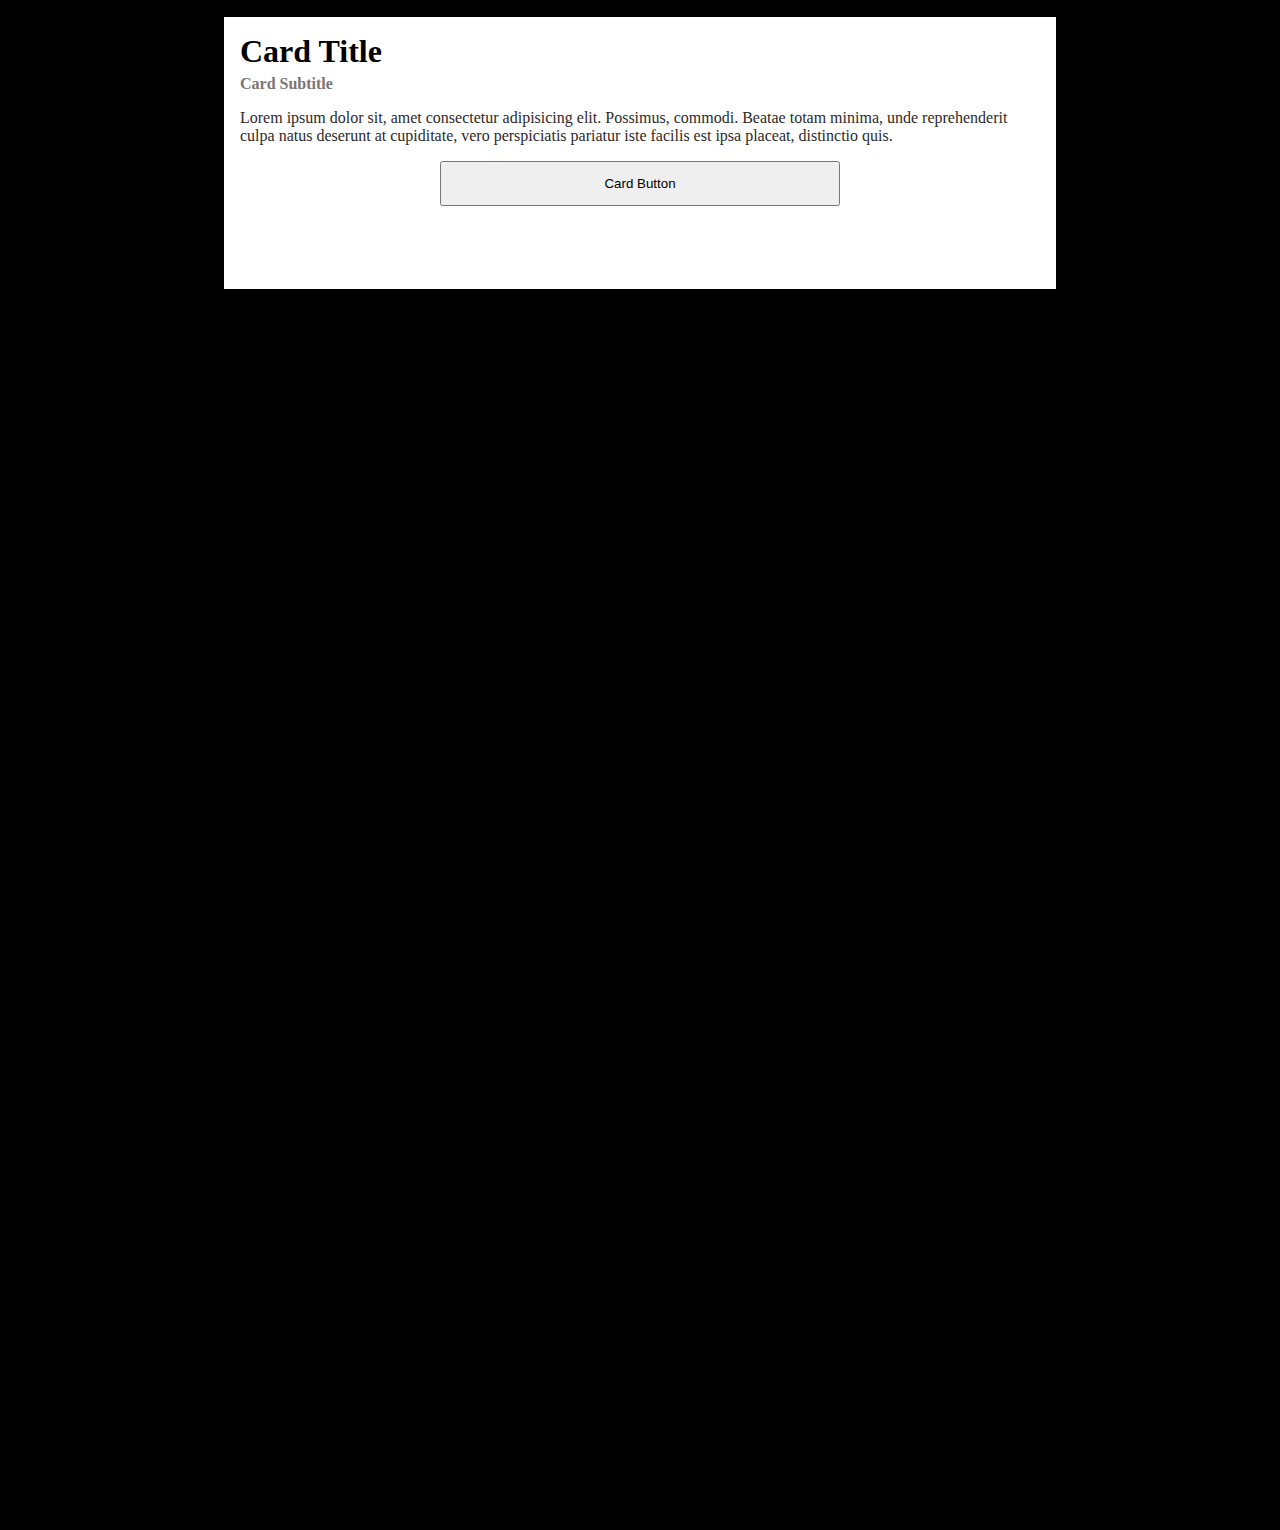
<file: scroll-animation/index.html>
<!DOCTYPE html>
<html lang="en">
<head>
    <meta charset="UTF-8">
    <meta http-equiv="X-UA-Compatible" content="IE=edge">
    <meta name="viewport" content="width=device-width, initial-scale=1.0">
    <title>Scroll Animation</title>
    <link rel="stylesheet" href="style.css">
</head>
<body>
    <div class="container">
        <div class="card">
            <div class="card__header">
                <h1 class="card__title">
                    Card Title
                </h1>
                <h4 class="card__subtitle">
                    Card Subtitle
                </h4>
            </div>
            <div class="card__body">
                <p class="card__text">
                    Lorem ipsum dolor sit, amet consectetur adipisicing elit. Possimus, commodi. Beatae totam minima, unde reprehenderit culpa natus deserunt at cupiditate, vero perspiciatis pariatur iste facilis est ipsa placeat, distinctio quis.
                </p>
                <button class="card__btn">
                    Card Button
                </button>
            </div>
        </div>
        <div class="card">
            <div class="card__header">
                <h1 class="card__title">
                    Card Title
                </h1>
                <h4 class="card__subtitle">
                    Card Subtitle
                </h4>
            </div>
            <div class="card__body">
                <p class="card__text">
                    Lorem ipsum dolor sit, amet consectetur adipisicing elit. Possimus, commodi. Beatae totam minima, unde reprehenderit culpa natus deserunt at cupiditate, vero perspiciatis pariatur iste facilis est ipsa placeat, distinctio quis.
                </p>
                <button class="card__btn">
                    Card Button
                </button>
            </div>
        </div>
        <div class="card">
            <div class="card__header">
                <h1 class="card__title">
                    Card Title
                </h1>
                <h4 class="card__subtitle">
                    Card Subtitle
                </h4>
            </div>
            <div class="card__body">
                <p class="card__text">
                    Lorem ipsum dolor sit, amet consectetur adipisicing elit. Possimus, commodi. Beatae totam minima, unde reprehenderit culpa natus deserunt at cupiditate, vero perspiciatis pariatur iste facilis est ipsa placeat, distinctio quis.
                </p>
                <button class="card__btn">
                    Card Button
                </button>
            </div>
        </div>
        <div class="card">
            <div class="card__header">
                <h1 class="card__title">
                    Card Title
                </h1>
                <h4 class="card__subtitle">
                    Card Subtitle
                </h4>
            </div>
            <div class="card__body">
                <p class="card__text">
                    Lorem ipsum dolor sit, amet consectetur adipisicing elit. Possimus, commodi. Beatae totam minima, unde reprehenderit culpa natus deserunt at cupiditate, vero perspiciatis pariatur iste facilis est ipsa placeat, distinctio quis.
                </p>
                <button class="card__btn">
                    Card Button
                </button>
            </div>
        </div>
        <div class="card">
            <div class="card__header">
                <h1 class="card__title">
                    Card Title
                </h1>
                <h4 class="card__subtitle">
                    Card Subtitle
                </h4>
            </div>
            <div class="card__body">
                <p class="card__text">
                    Lorem ipsum dolor sit, amet consectetur adipisicing elit. Possimus, commodi. Beatae totam minima, unde reprehenderit culpa natus deserunt at cupiditate, vero perspiciatis pariatur iste facilis est ipsa placeat, distinctio quis.
                </p>
                <button class="card__btn">
                    Card Button
                </button>
            </div>
        </div>
    </div>
    <script src="script.js"></script>
</body>
</html>
</file>
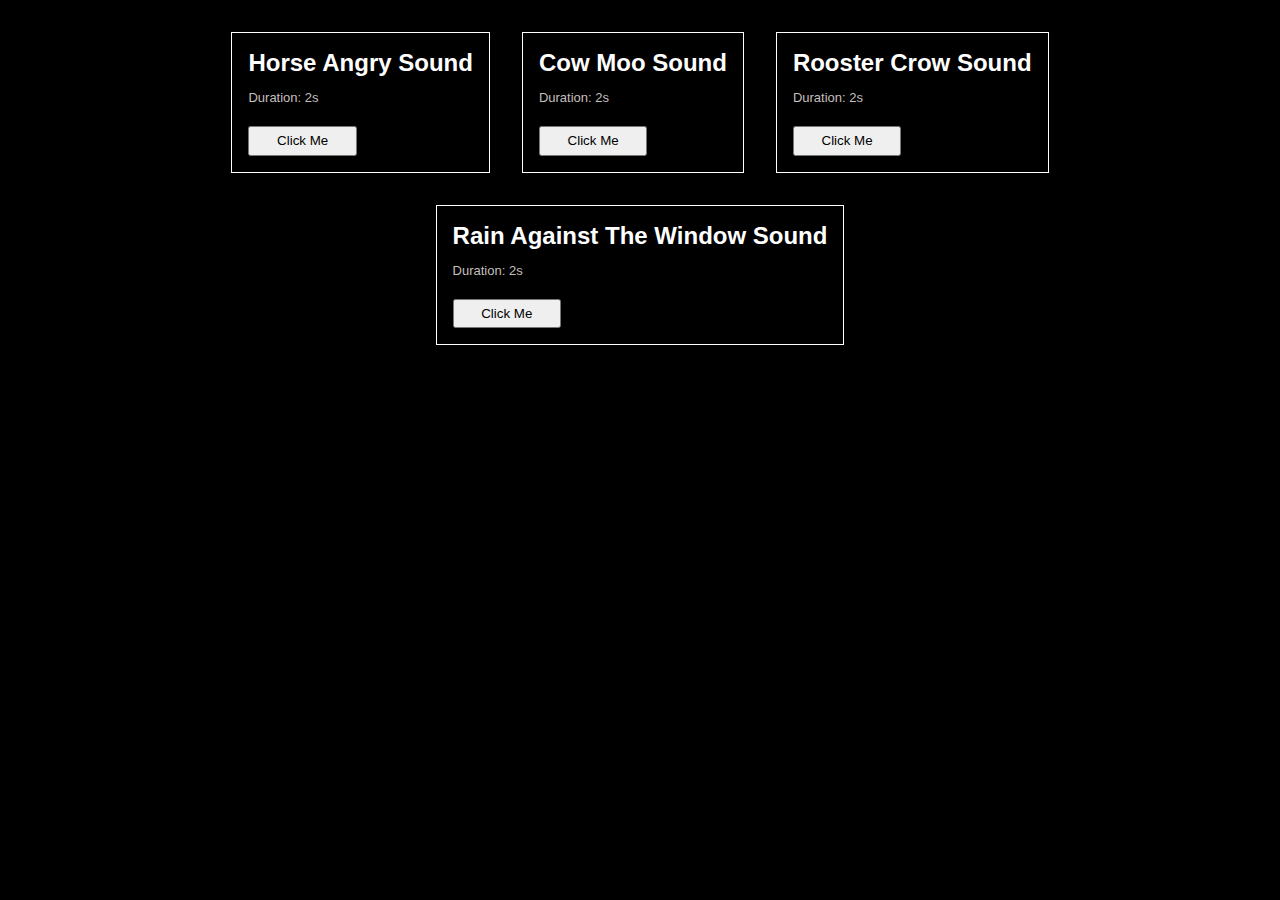
<file: sound-board/index.html>
<!DOCTYPE html>
<html lang="en">
<head>
    <meta charset="UTF-8">
    <meta http-equiv="X-UA-Compatible" content="IE=edge">
    <meta name="viewport" content="width=device-width, initial-scale=1.0">
    <title>Sound Board</title>
    <link rel="stylesheet" href="styles.css">
</head>
<body>
    
    <div class="container">
        <div class="card">
            <div class="card__header">
                <h2 class="card__title">
                    Horse Angry Sound
                </h2>
                <p class="card__subtitle">
                    Duration: 2s
                </p>
            </div>
            <div class="card__body">
                <button class="btn">
                    Click Me
                    <audio src="horse-angry.mp3" id="horse-angry" class="sound"></audio>
                </button>
            </div>
        </div>
        <div class="card">
            <div class="card__header">
                <h2 class="card__title">
                    Cow Moo Sound
                </h2>
                <p class="card__subtitle">
                    Duration: 2s
                </p>
            </div>
            <div class="card__body">
                <button class="btn">
                    Click Me
                    <audio src="cow-moo.mp3" id="cow-moo" class="sound"></audio>
                </button>
            </div>
        </div>
        <div class="card">
            <div class="card__header">
                <h2 class="card__title">
                    Rooster Crow Sound
                </h2>
                <p class="card__subtitle">
                    Duration: 2s 
                </p>
            </div>
            <div class="card__body">
                <button class="btn">
                    Click Me
                    <audio src="rooster-crow.mp3" id="rooster-crow" class="sound"></audio>
                </button>
            </div>
        </div>
        <div class="card">
            <div class="card__header">
                <h2 class="card__title">
                    Rain Against The Window Sound
                </h2>
                <p class="card__subtitle">
                    Duration: 2s
                </p>
            </div>
            <div class="card__body">
                <button class="btn">
                    Click Me
                    <audio src="rain-against-the-window.mp3" id="rain-window" class="sound"></audio>
                </button>
            </div>
        </div>
    </div>

    <script src="script.js"></script>
</body>
</html>
</file>
<file: css/style.css>
*{
    font-family: Helvetica, sans-serif;
    margin: 0;
    padding: 0;
    scrollbar-width: thin;
    scrollbar-color: #cf4d47 #232437;
    scroll-behavior: smooth;
}

/*
    Scroll bar
*/

/* Firefox */

  /* Chrome, Edge and Safari */
*::-webkit-scrollbar {
    width: 10px;
    width: 10px;
}
  *::-webkit-scrollbar-track {
    border-radius: 0px;
    background-color: #232437;
  }
  
  *::-webkit-scrollbar-track:hover {
    background-color: #232437;
  }
  
  *::-webkit-scrollbar-track:active {
    background-color: #232437;
  }
  
  *::-webkit-scrollbar-thumb {
    border-radius: 5px;
    background-color: #892722;
  }
  
  *::-webkit-scrollbar-thumb:hover {
    background-color: #892722;
  }
  
  *::-webkit-scrollbar-thumb:active {
    background-color: #cf4d47;
  }

  /*
    Body
  */

body{
    background-color: #26253a;
    overflow-x: hidden;
}

header{
    display: flex;
    justify-content: flex-end;
    padding: 1.5em 1em;
    background-color: #2b2c3e;
}

.list{
    list-style: none;
    display: flex;
    gap: 0.5em;
}

.list__item{
    display: inline;
    position: relative;
}

.detail--link{
    position: absolute;
    bottom: -0.5em;
    height: 0.3em;
    background-color: #cf4d47;
    width: 0;
}

.nav__link{
    color: rgb(234, 227, 227);
    text-transform: capitalize;
    text-decoration: none;
    font-weight: 600;
    font-size: 1em;
}

.nav__link:hover{
    color: rgb(225, 33, 33);
    transition: 1s;
}

main{
    padding: 5em;
    position: relative;
}

footer{
    display: flex;
    justify-content: center;
    align-items: center;
    gap: 0.5em;
    height: 5em;
    background-color: rgba(0, 0, 0, 0.274);
    color: rgb(196, 183, 183);
}

/*
    Containers
*/

.container{
    display: flex;
    flex-direction: column;
    position: relative;
    padding: 3em 0;
}

.container--section{
    display: flex;
    flex-direction: column;
    position: relative;
    padding: 4em 0 1em 0;
}

.container__header{
    position: relative;
}

.container__detail{
    padding: 0.15em;
    background-color: #cf4d47;
    max-width: 4em;
}

.container__title{
    font-size: 3em;
    color: white;
}

.container__text{
    color: rgb(230, 221, 221);
    padding: 1em 0;
    font-size: 1.2em;
}

.container__form{
    display: flex;
    flex-direction: column;
    gap: 2em;
    padding: 3em 0 1em 0;
}

.container--contact{
    width: 100%;
}

#contact{
    display: flex;
    flex-wrap: wrap;
    gap: 5em;
    justify-content: space-between;
    width: 100%;
}

#social{
    width: 100%;
}

@media screen and (min-width: 900px ) {
    .container--contact{
        width: 45%;
    }
    
    #contact{
        display: flex;
        flex-wrap: wrap;
        gap: 5em;
        justify-content: space-between;
        width: 100%;
    }
    
    #social{
        width: 45%;
    }
}

.input__form{
    background-color: rgb(203, 195, 195);
    border: none;
    height: 2.8em;
    color: rgb(0, 0, 0);
    padding: 0 1em;
    max-width: 25em;
    border-radius: 1em;
}

.input__form::placeholder{
    color: rgb(19, 18, 18);
}

.input__form:focus{
    background-color: rgb(160, 153, 153);
    outline: none;
}

.input__btn{
    position: absolute;
    bottom: 0em;
    left: 0;
    padding: 0.8em 2.5em;
    background-color: rgb(225, 33, 33);
    border: none;
    color: rgb(255, 255, 255);
    font-size: 1em;
    border: none;
    -webkit-appearance: none;
    -ms-appearance: none;
    -moz-appearance: none;
    appearance: none;
    border-radius: 16px;
    font-weight: 600;
}

.input__btn:hover{
    transition: 0.4s;
    cursor: pointer;
    transition: 0.4s;
    box-shadow: 0px 0px 10px 2px rgb(151, 40, 40);
}

.container__btn{
    position: absolute;
    bottom: 1em;
    left: 0;
}

.social--links{
    display: flex;
    flex-direction: row;
    flex-wrap: wrap;
    padding: 1.5em 1em;
    gap: 3em;
}

.social--link{
    color: inherit;
}

.icon--link{
    font-size: 3em;
    color: #cf4d47;
}

.icon--link:hover{
    color: #892722;
    transition: 0.5s;
}

.btn{
    padding: 0.8em 2.5em;
    background-color: rgb(225, 33, 33);
    color: white;
    text-decoration: none;
    text-transform: capitalize;
    font-size: 1em;
    border-radius: 16px;
    font-weight: 600;
    border: none;
}

.btn:hover{
    transition: 0.4s;
    box-shadow: 0px 0px 10px 2px rgb(189, 77, 77);
}


/*
    Cards
*/

.container__cards{
    padding: 2em 0 1em 0;
    display: flex;
    flex-wrap: wrap;
    gap: 2m;
    justify-content: flex-start;
}

.card{
    padding: 1.5em;
    display: flex;
    flex-direction: column;
    gap: 1em;
    background-color: #2b2c3e;
    box-shadow: 0px 0px 20px 3px #1d1d29;
    width: 20em;
    margin: auto;
    margin: 1em auto;
    border-radius: 2em;
    height: 20em;
}

.card__img{
    font-size: 3em;
    color: #cf4d47;
}

.card__title{
    color: #ffffff;
    padding: 0.5em 0;
}

.card__text{
    color: white;
    padding: 0.5em 0;
    height: 18em;
    width: 100%;
}

/*
    Animations
*/

.color__change{
    animation: color-change 5s infinite;
}

.span--change{
    color: rgb(51, 233, 233);
}

.emoji{
    position: absolute;
    top: 0;
    right: -2em;
    width: 0em;
    z-index: -2;
}

@keyframes color-change {
    0%{
        color: aqua;
        text-shadow: 0.1em 0.1em rgb(46, 96, 166);
    }

    50%{
        color: rgb(11, 88, 88);
        text-shadow: 0.1em 0.1em rgb(0, 0, 0);
    }

    100%{
        color: aqua;
        text-shadow: 0.1em 0.1em rgb(46, 96, 166);
    }
}

.email{
    position: relative;
}

.text{
    position: relative;
}

.wave--email{
    position: relative;
    top: 0;
    left: 1em;
}

.email--char{
    position: absolute;
    top: 0.6em;
    font-weight: 600;
    color: rgb(98, 94, 94);
}

.wave--msg{
    position: absolute;
    top: 0.2em;
    left: 1em;
    color: rgb(98, 94, 94);
}

.text--char{
    position: absolute;
    top: 0.4em;
    font-weight: 600;
}
</file>
<file: blurry-loading/style.css>
*{
    margin: 0;
    padding: 0;
    box-sizing: border-box;
}

body{
    font-family: Helvetica, sans-serif;
}

.container{
    padding: 1em;
    display: flex;
    flex-direction: column;
    gap: 1em;
    filter: blur(0.5em);
}

h1{
    text-align: center;
}

.loader{
    height: 5em;
    width: 5em;
    position: absolute;
    top: 0;
    left: 0;
    bottom: 0;
    right: 0;
    margin: auto;
    background-color: rgb(0, 0, 0);
    border-radius: 50%;
    opacity: 1;
    display: flex;
    flex-direction: column;
    align-items: center;
    justify-content: center;
    color: white;
}
</file>
<file: dad-jokes/style.css>
*{
    margin: 0;
    padding: 0;
}

body{
    background-color: rgb(92, 90, 90);
    font-family: Arial, Helvetica, sans-serif;
}

.container{
    padding: 2em;
    display: flex;
    flex-direction: column;
    justify-content: center;
    align-items: center;
    gap: 2em;
}

.card{
    display: flex;
    flex-direction: column;
    justify-content: center;
    align-items: center;
    background-color: rgba(255, 255, 255, 0.327);
    padding: 2em;
    border-radius: 1em;
    box-shadow: 0px 0px 10px 1px rgba(0, 0, 0, 0.43);
}

.card__title{
    text-align: center;
    font-size: 3em;
}

.card__subtitle{
    font-size: smaller;
    text-align: center;
}

.card__body{
    padding: 1em;
    text-align: center;
    color: rgb(0, 0, 0);
    font-size: 1.2em;
    display: flex;
    flex-direction: column;
    gap: 1em;
}

.btn{
    padding: 0.4em 3em;
    cursor: pointer;
    background-color: white;
    border: none;
    box-shadow: 0 0 10px 1px rgb(89, 86, 86);
    border-radius: 10px;
}

.btn:hover{
    background-color: rgb(220, 213, 213);
    transition: 0.5s;
}
</file>
<file: event-keycodes/style.css>
*{
    margin: 0;
    padding: 0;
}

body{
    font-family: Arial, Helvetica, sans-serif;
    background-color: rgb(195, 192, 192);
    color: white;
}

.container{
    display: flex;
    flex-wrap: wrap;
    justify-content: center;
    align-items: center;
    padding: 2em;
    margin: 2em;
    gap: 2em;
}

.card{
    display: flex;
    flex-direction: column;
    padding: 1em;
    width: 100%;
    min-width: 15em;
    text-align: center;
    background-color: rgba(65, 65, 65, 0.948);
    border-radius: 1em;
    box-shadow: 0 0 10px 1px rgb(0, 0, 0);
}

.card__title{
    font-size: larger;
    padding: 0.5em 0;
}

.keycode__card{
    color: rgb(188, 176, 176);
}

@media (min-width:600px) {
    .container{
        flex-wrap: wrap;
    }
    .card{
        width: 25%;
    }
}
</file>
<file: expanding-cards/style.css>
*{
    margin: 0;
    padding: 0;
}

body{
    background-color: black;
    font-family: Helvetica, sans-serif;
    width: 100%;
    position: relative;
}

.container{
    position: absolute;
    padding: 1em;
    display: flex;
    justify-content: space-around;
    gap: 1em;
    max-width: 800px;
    margin: auto;
    width: 80%;
    left: 0;
    right: 0;
    top: 10em;
    margin-top: auto;
    margin-bottom: auto;
    height: 18em;
}

.card{
    width: 5%;
    padding: 1em;
    border: 1px solid rgb(45, 42, 42);
    border-radius: 1.5em;
}

.card:hover{
    cursor: pointer;
}

.card--big{
    width: 20%;
    box-shadow: 0px 0px 10px 2px rgb(156, 209, 206);
}
</file>
<file: faq-collapse/style.css>
*{
    margin: 0;
    padding: 0;
}

body{
    font-family: Arial, Helvetica, sans-serif;
    background-color: black;
}

.container{
    display: flex;
    flex-direction: column;
    padding: 1em;
}

.section{
    background-color: gray;
    position: relative;
}

.faq__title{
    border: 1px solid white;
    z-index: 100;
    background-color: gray;
    padding: 1em;
    cursor: pointer;
}

.faq__response{
    display: none;
    padding: 1em;
    background-color: rgb(110, 104, 104);
    border-left:1px solid white;
    border-right: 1px solid white;
}

.active{
    display: block;
}
</file>
<file: form-wave/style.css>
*{
    margin: 0%;
    padding: 0%;
}

body{
    font-family: Arial, Helvetica, sans-serif;
    background-color: rgb(115, 246, 203);
    position: relative;
}

.container{
    position: absolute;
    top: 5em;
    left: 0;
    right: 0;
    display: flex;
    justify-content: center;
    align-items: center;
}

.form{
    width: 60%;
    max-width: 400px;
    padding: 1em;
    display: flex;
    flex-direction: column;
    gap: 2em;
    background-color: rgba(254, 254, 253, 0.537);
    box-shadow: 0px 0px 5px 1px white;
    border-radius: 1em;
}

.form__title{
    color: rgb(60, 48, 48);
}

.input{
    height: 2em;
    border: none;
    outline: none;
    padding: 0em 1em;
}

.email{
    position: relative;
}

.pass{
    position: relative;
}

.wave--email{
    position: relative;
    top: 0;
    left: 1em;
}

.email--char{
    position: absolute;
    top: 0.4em;
    font-weight: 600;
    color: rgb(105, 93, 93);
}

.wave--password{
    position: absolute;
    top: 0;
    left: 1em;
    color: rgb(105, 93, 93);
}

.pass--char{
    position: absolute;
    top: 0.4em;
    font-weight: 600;
}

.btn{
    max-width: 14.5em;
    padding: 0.4em 1.5em;
    background-color: rgb(139, 134, 134);
    outline: none;
    border: none;
    color: rgb(0, 0, 0);
}

.btn:hover{
    background-color: rgb(104, 100, 100);
    transition: 0.5s;
    cursor: pointer;
}
</file>
<file: hidden-search-widget/style.css>
*{
    margin: 0;
    padding: 0;
}

body{
    background-color: rgb(0, 0, 0);
    color: white;
    position: relative;
}

.container{
    position: absolute;
    top: 10em;
    bottom: 0;
    left: 0;
    right: 0;
    margin: auto;
    width: 100%;
    height: 5em;
    display: flex;
    justify-content: center;
    align-items: center;
}

.widget{
    display: flex;
}

.search{
    height: 3em;
    width: 10em;
    outline: none;
    background-color: white;
    border: none;
    padding: 0 1em;
    color: rgb(0, 0, 0);
    border-radius: 2em;
}

.search--disable{
    width: 0;
    padding: 0;
}

.btn{
    padding: 0.5em;
    display: flex;
    flex-direction: column;
    align-items: center;
    justify-content: center;
}

.btn:hover{
    cursor: pointer;
}

.icon{
    font-size: 1.2em;
}
</file>
<file: progress-steps/style.css>
*{
    margin: 0;
    padding: 0;
}

body{
    font-family: Helvetica, sans-serif;
    position: relative;
    background-color: black;
}

.container{
    position: absolute;
    padding: 1em;
    display: flex;
    flex-direction: column;
    align-items: center;
    gap: 1em;
    max-width: 800px;
    margin: auto;
    width: 90%;
    left: 0;
    right: 0;
    top: 10em;
    margin-top: auto;
    margin-bottom: auto;
    height: 18em;
}

.progress-bar{
    position: relative;
    width: 100%;
    max-width: 30em;
}

.bar{
    list-style: none;
    height: 3.5em;
}

.icon{
    background-color: rgb(255, 255, 255);
    border: 3px solid rgb(162, 174, 174);
    padding: 1em;
    border-radius: 50%;
    text-align: center;
    z-index: 100;
}

.icon--active{
    border: 3px solid rgb(88, 179, 49);
}

.icon:nth-child(1){
    position: absolute;
    left: 0;
}

.icon:nth-child(2){
    position: absolute;
    left: 30%;
}

.icon:nth-child(3){
    position: absolute;
    left: 60%;
}

.icon:nth-child(4){
    position: absolute;
    right:0;
}

.progress{
    width: 100%;
    height: 5px;
    position: absolute;
    background-color: rgb(209, 195, 195);
    top: 50%;
}

.progress--active{
    width: 0%;
    height: 5px;
    position: absolute;
    background-color: rgb(83, 167, 31);
    top: 50%;
    left: 0;
}

.btn{
    background-color: rgb(40, 129, 18);
    border: none;
    padding: 0.8em 1.5em;
    color: white;
    margin: 1em;
    border-radius: 8px;
}

.btn:hover{
    background-color: rgb(11, 81, 12);
    cursor: pointer;
    transition: 0.3s;
    box-shadow: 0 0 5px 1px rgb(8, 37, 2);
}
</file>
<file: random-choice-picker/style.css>
*{
    margin: 0;
    padding: 0;
    box-sizing: border-box;
}

body{
    background-color: aqua;
    font-family: Arial, Helvetica, sans-serif;
}

.container{
    margin: 5em;
    padding: 3em 2em;
}

.card{
    display: flex;
    flex-direction: column;
    gap: 2em;
    border-radius: 2em;
    background-color: rgba(255, 255, 255, 0.505);
    padding: 1em;
    box-shadow: 0 0 15px 1px rgb(195, 184, 184);
}

.card__header{
    display: flex;
    flex-direction: column;
    gap: 1em;
}

.card__title{
    text-align: center;
}

.card__body{
    display: flex;
    flex-direction: column;
    gap: 2em;
}

#textbox{
    width: 100%;
    background-color: #ffffff;
    outline: none;
    border: none;
    padding: 1em;
    border-radius: 1em;
}

.options{
    display: flex;
    flex-wrap: wrap;
    justify-content: center;
    align-items: center;
    gap: 1em;
}

.option{
    background-color: rgb(53, 191, 229);
    padding: 0.5em 1.5em;
    border-radius: 1em;
}

.option--active{
    background-color: rgb(20, 121, 121);
}
</file>
<file: rotating-navigation-animation/style.css>
*{
    margin: 0;
    padding: 0%;
}

body{
    background-color: rgba(0, 0, 0, 0.934);
    position: relative;
    overflow: hidden;
    font-family: Arial, Helvetica, sans-serif;
}

.container{
    position: absolute;
    width: 100%;
    height: 150vh;
    padding: 3em 2em 1em 7em;
    background-color: white;
    transform-origin: 0% 0%;
    top: -1em;
    left: 0;
    z-index: 100;
}

.container--active{
    transform: rotate(-20deg);
    transform-origin: 0% 0%;
    top: -1em;
    left: 0em;
}

.blog{
    display: flex;
    flex-direction: column;
    gap: 1.5em;
    color: rgb(66, 62, 62);
}

.title{
    color: black;
}

.menu{
    position: absolute;
    height: 7em;
    width: 7em;
    left: -3em;
    top: -3em;
    border-bottom-right-radius: 50%;
    background-color: rgb(0, 0, 0);
    z-index: 1000;
}

.menu:hover{
    cursor: pointer;
}

.lines{
    position: relative;
    width: 100%;
    height: 100%;
}

.line{
    width: 2em;
    height: 3px;
    background-color: rgb(255, 255, 255);
    position: absolute;
    right: 1.5em;
}

.line:nth-child(1){
    bottom: 3em;
}

.line:nth-child(2){
    bottom: 2.41em;

}

.line:nth-child(3){
    bottom: 1.8em;
}

.line--active{
    bottom: 2.41em !important;
    transform-origin: center center;
}

.line--active:nth-child(1){
    transform: rotate(45deg);
}

.line--active:nth-child(2){
    transform: rotate(-45deg);
}

.line--active:nth-child(3){
    display: none;
}

nav{
    position: absolute;
    left: 2em;
    top: 70vh;
    width: 5em;
    z-index: 1;
}

.nav--links{
    list-style: none;
    display: flex;
    flex-direction: column;
    gap: 1em;
    justify-content: center;
    align-items: center;
}

.link{
    padding: 0.2em 1.5em;
    background-color: #b4b2b2c0;
    border: none;
}

.link{
    color:black;
    text-decoration: none;
    text-transform: capitalize;
}

.link:hover{
    background-color: rgb(255, 255, 255);
    transition: 0.5s;
    box-shadow: 0px 0px 3px 3px white;
}
</file>
<file: scroll-animation/style.css>
*{
    margin: 0;
    padding: 0;
}

body{
    background-color: rgb(0, 0, 0);
    color: rgb(0, 0, 0);
    overflow-x: hidden;
}

.container{
    padding: 1em;
    display: flex;
    flex-direction: column;
    justify-content: center;
    align-items: center;
    gap: 2em;
}

.card{
    display: flex;
    flex-direction: column;
    padding: 1em;
    border: 1px solid black;
    gap: 1em;
    max-width: 800px;
    height: 15em;
    background-color: white;
}

.card--left{
    transform: translate(-200vh);
}

.card--right{
    transform: translate(200vh);
}

.card__header{
    display: flex;
    flex-direction: column;
    gap: 0.3em;
}

.card__subtitle{
    color: rgb(123, 117, 117);
}

.card__body{
    display: flex;
    flex-direction: column;
    gap: 1em;
    justify-content: center;
    align-items: center;
}

.card__text{
    color: rgb(46, 42, 42);
}

.card__btn{
    min-width: 15em;
    width: 50%;
    padding: 1em 2em;
}
</file>
<file: sound-board/styles.css>
*{
    margin: 0;
    padding: 0;
}

body{
    background-color: black;
    color: white;
    font-family: Arial, Helvetica, sans-serif;
}

.container{
    padding: 2em;
    display: flex;
    flex-wrap: wrap;
    justify-content: center;
    align-items: center;
    gap: 2em;
}

.card{
    display: flex;
    flex-direction: column;
    gap: 0.5em;
    border: 1px solid white;
    padding: 1em;
}

.card__subtitle{
    font-size: small;
    color: rgb(198, 191, 191);
    padding: 1em 0;
}

.btn{
    padding: 0.4em 2em;
    cursor: pointer;
}
</file>
